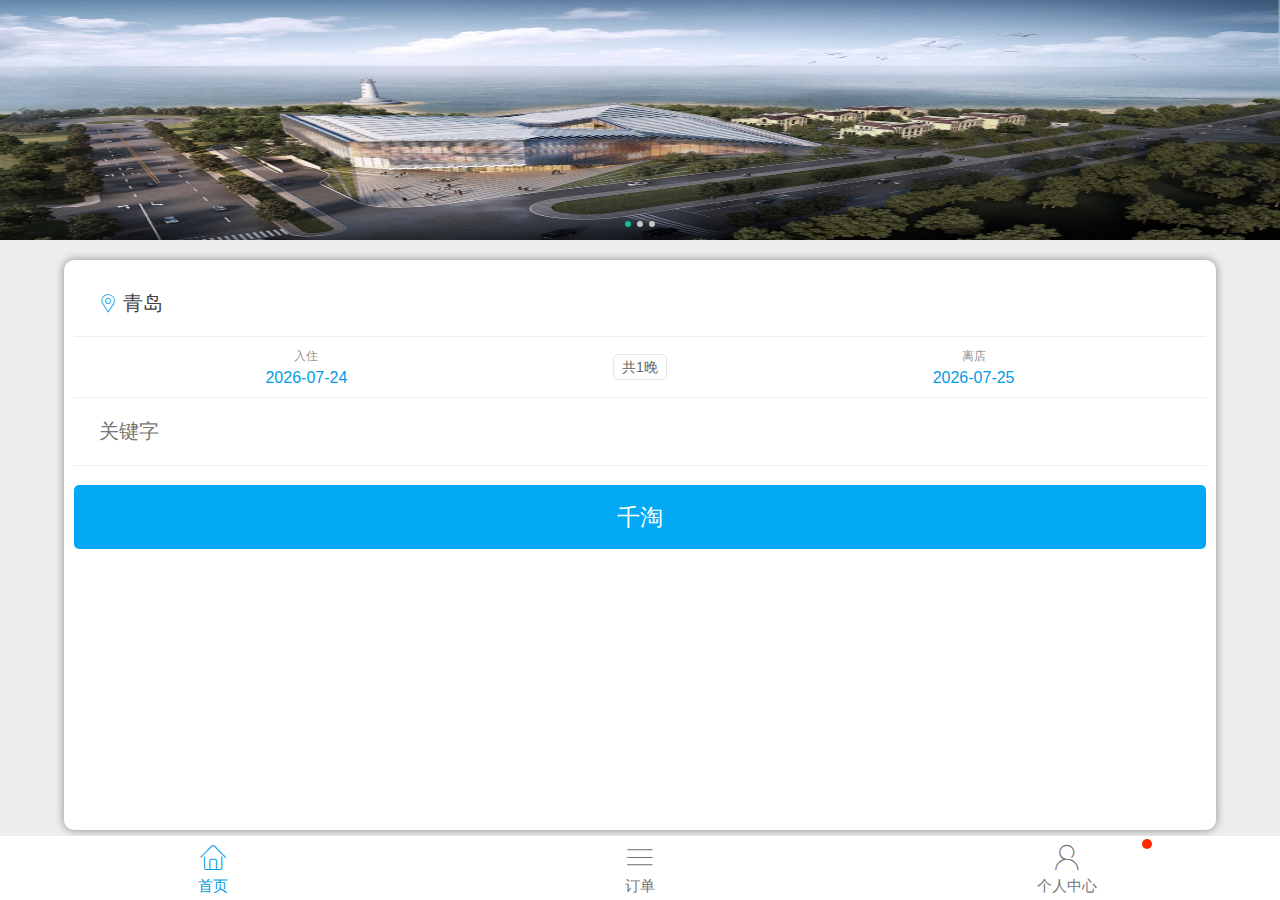
<file: index.html>
<!doctype html>
<html>
<head>
    <meta charset="UTF-8">
    <meta name="viewport" content="maximum-scale=1.0,minimum-scale=1.0,user-scalable=0,width=device-width,initial-scale=1.0"/>
    <meta name="format-detection" content="telephone=no,email=no,date=no,address=no">
    <title>酒店预订</title>
    <link rel="stylesheet" type="text/css" href="./css/api.css"/>
    <link rel="stylesheet" type="text/css" href="./css/style.css"/>
    <link rel="stylesheet" type="text/css" href="./lib/aui-20170109-v2.1/css/aui.css">
    <link rel="stylesheet" type="text/css" href="./lib/aui-20170109-v2.1/css/aui-slide.css">
    <link rel="stylesheet" type="text/css" href="./lib/date/css/calendar.css">
    <link rel="stylesheet" type="text/css" href="./lib/date/css/style.css">
    <style>
        body{
            background: #eee;
        }
       #wrap{
           background: #eee;
       }
        #formContent{
            width: 90%;
            padding: 10px 0;
            background: #fff;
            border-radius: 10px;
            box-shadow: 0px 0px 10px #888888;
            margin:20px auto 10px;
            }
        nav{
            position: relative;
            padding-bottom: 50px;
        }
        .h-list{

        }
        .h-item{
            list-style: none;
            padding: 0 10px;
        }
        .h-list-item-inner{
            padding: 5px 10px;
            border-bottom: 1px solid #eee;
        }
        .h-list-item-inner>div{
            display: inline-block;
        }
        .h-list-item-label-icon{

        }
        .h-list-item-input{

        }
        #checkinout input[type="text"]{
            height: auto;
        }
        .Date_lr{
            width: 40%;
        }
        #endDate,#startDate{
            width: 40%;
        }
        #checkinout{
            border: none;
            margin: 0;
        }
        .mask_calendar p{
            color: #fff;
        }
    </style>
</head>
<body>
<div id="wrap">
    <nav>
        <div id="aui-slide">
             <div class="aui-slide-wrap" >
                <div class="aui-slide-node bg-dark">
                    <img src="image/ht_1.1427146.jpg" />
                </div>
                <div class="aui-slide-node bg-dark">
                    <img src="image/ht_2.762f9cc.jpg" />
                </div>
                <div class="aui-slide-node bg-dark">
                    <img src="image/ht_3.6db7bb1.jpg" />
                </div>
            </div>
            <div class="aui-slide-page-wrap"><!--分页容器--></div>
        </div>
        <div id="formContent">
            <div class="aui-content aui-margin-b-15">
                <ul class="h-list" style="">
                    <li class="h-item">
                        <div class="h-list-item-inner" style="padding-left: 25px">
                            <div class="h-list-item-label-icon" style="color: #039be5">
                                <i class="aui-iconfont aui-icon-location"></i>
                            </div>
                            <div class="h-list-item-input">
                                <input type="text" placeholder="城市" readonly onclick="" id="cityInput" value="青岛">
                            </div>
                        </div>
                    </li>
                    <li class="h-item">
                        <div class="h-list-item-inner">
                            <div id="checkinout">
                                <div id="firstSelect" style="width:100%;">
                                    <div class="Date_lr" style="float:left;">
                                        <P>入住</p>
                                        <input id="startDate" type="text" value=""style="" readonly>
                                    </div>
                                    <div class="Date_lr" style="float:right;">
                                        <p>离店</p>
                                        <input id="endDate" type="text" value="" style="" readonly>
                                    </div>
                                    <span class="span21">共<span class="NumDate">1</span>晚</span>
                                </div>
                            </div>
                        </div>
                    </li>
                    <li class="h-item">
                        <div class="h-list-item-inner" style="padding-left: 25px">
                            <div class="h-list-item-input">
                                <input type="text" placeholder="关键字" onclick="" id="keyInput">
                            </div>
                        </div>
                    </li>
                    <li class="h-item">
                        <div class="aui-list-item-inner aui-list-item-center aui-list-item-btn aui-margin-t-15">
                            <div class="aui-btn aui-btn-info aui-btn-block">千淘</div>
                        
                        </div>
                    </li>
                </ul>
            </div>
        </div>
    </nav>
    <div class="mask_calendar">
        <div class="calendar"></div>
    </div>
   <footer class="aui-bar aui-bar-tab" id="footer">
    <div class="aui-bar-tab-item aui-active" tapmode>
        <i class="aui-iconfont aui-icon-home"></i>
        <div class="aui-bar-tab-label">首页</div>
    </div>
    <div class="aui-bar-tab-item" tapmode>
        <i class="aui-iconfont aui-icon-menu"></i>
        <div class="aui-bar-tab-label">订单</div>
    </div>
    <div class="aui-bar-tab-item" tapmode>
        <div class="aui-dot"></div>
        <i class="aui-iconfont aui-icon-my"></i>
        <div class="aui-bar-tab-label">个人中心</div>
    </div>
</footer>
</div>
</body>
</html>
<script type="text/javascript" src="script/api.js"></script>
<script type="text/javascript" src="lib/aui-20170109-v2.1/script/api.js"></script>
<script type="text/javascript" src="lib/aui-20170109-v2.1/script/aui-tab.js"></script>
<script type="text/javascript" src="lib/aui-20170109-v2.1/script/aui-slide.js"></script>
<script type="text/javascript" src="lib/date/js/jq.min.js"></script>
<script type="text/javascript" src="lib/date/js/date.js"></script>
<script type="text/javascript" src="lib/vue/vue.min.js"></script>
<script type="text/javascript" src="script/common.js"></script>
<script type="text/javascript">
    $(function(){
        var b=new Date();
        var ye=b.getFullYear();
        var mo=b.getMonth()+1;
        mo = mo<10?"0"+mo:mo;
        var da=b.getDate();
        da = da<10?"0"+da:da;
        $('#startDate').val(ye+'-'+mo+'-'+da);
        b=new Date(b.getTime()+24*3600*1000);
        var ye=b.getFullYear();
        var mo=b.getMonth()+1;
        mo = mo<10?"0"+mo:mo;
        var da=b.getDate();
        da = da<10?"0"+da:da;
        $('#endDate').val(ye+'-'+mo+'-'+da);
    });
    apiready = function () {
         
    };
    var slide3 = new auiSlide({
            container:document.getElementById("aui-slide"),
            "width":'100%',
            "height":240,
            "speed":500,
            "autoPlay": 3000, //自动播放
            "loop":true,
            "pageShow":true,
            "pageStyle":'dot',
            'dotPosition':'center'
    });
    $('#firstSelect').on('click',function () {
        $('.mask_calendar').show();
        // $('#keyInput').val($('.mask_calendar').height());
    });
    $('.mask_calendar').on('click',function (e) {
        if(e.target.className == "mask_calendar"){
            $('.calendar').slideUp(200);
            $('.mask_calendar').fadeOut(200);
        }
    });
    $('#firstSelect').calendarSwitch({
        selectors : {
            sections : ".calendar"
        },
        index : 4,      //展示的月份个数
        animateFunction : "slideToggle",        //动画效果
        controlDay:true,//知否控制在daysnumber天之内，这个数值的设置前提是总显示天数大于90天
        daysnumber : "90",     //控制天数
        comeColor : "#1E90FF",       //入住颜色
        outColor : "#1E90FF",      //离店颜色
        comeoutColor : "#F0F8FF",        //入住和离店之间的颜色
        callback :function(){//回调函数
            $('.mask_calendar').fadeOut(200);
            var startDate = $('#startDate').val();  //入住的天数
            var endDate = $('#endDate').val();      //离店的天数
            var NumDate = $('.NumDate').text();    //共多少晚
            // console.log(startDate);
            // console.log(endDate);
            // console.log(NumDate);
            //下面做ajax请求
            //show_loading();
            /*$.post("demo.php",{startDate:startDate, endDate:endDate, NumDate:NumDate},function(data){
                if(data.result==1){
                    //成功
                } else {
                    //失败
                }
            });*/
        }  ,
        comfireBtn:'.comfire'//确定按钮的class或者id
    });
    partCom();
    //根据屏幕宽度匹配字体大小
    function partCom() {
        var winH = $(window).height();
        $('#formContent').css('height', winH - 330);
    };
    var app = new Vue({
        el: '#wrap',
        data: {
            searchParams:{
                cityName:'',//城市名称
                checkinDate:'',//入住时间
                checkoutDate:'',//离店时间
                keywords:'',//关键词
                cityId:'',//城市id
                pageNum:1,//
                pageSize:10,//
                starLevels: "", // 星级，【数字格式字符串】，支持以逗号隔开多选查询
                regionIds: "", // 行政区id组，【格式见左】，支持以逗号隔开多选查询；数值来源于【行政区列表】id字段
                landmarkIds: "", // 商圈id组，【格式见左】，支持以逗号隔开多选查询；数值来源于【商圈列表】id字段
                brandIds: "", // 品牌id组，【格式见左】，支持以逗号隔开多选查询；数值来源于【品牌列表】id字段
                payClass: 2// 支付类别，【数字格式】，1现付2月结，（未来做现付酒店入口时【必传】）: "1,2,3", // 品牌id组，【格式见左】，支持以逗号隔开多选查询；数值来源于【品牌列表】id字段
            }
        },
        computed: {},
        beforeMount: function() {},
        mounted: function() {
            this.auiSlideModular()
        },
        created: function() {

        },
        watch: {},
        methods: {
            auiSlideModular:function () {
                var slide3 = new auiSlide({
                    container:document.getElementById("aui-slide"),
                    "width":'100%',
                    "height":240,
                    "speed":500,
                    "autoPlay": 3000, //自动播放
                    "loop":true,
                    "pageShow":true,
                    "pageStyle":'dot',
                    'dotPosition':'center'
                });
            }
        }
    });
</script>
</file>
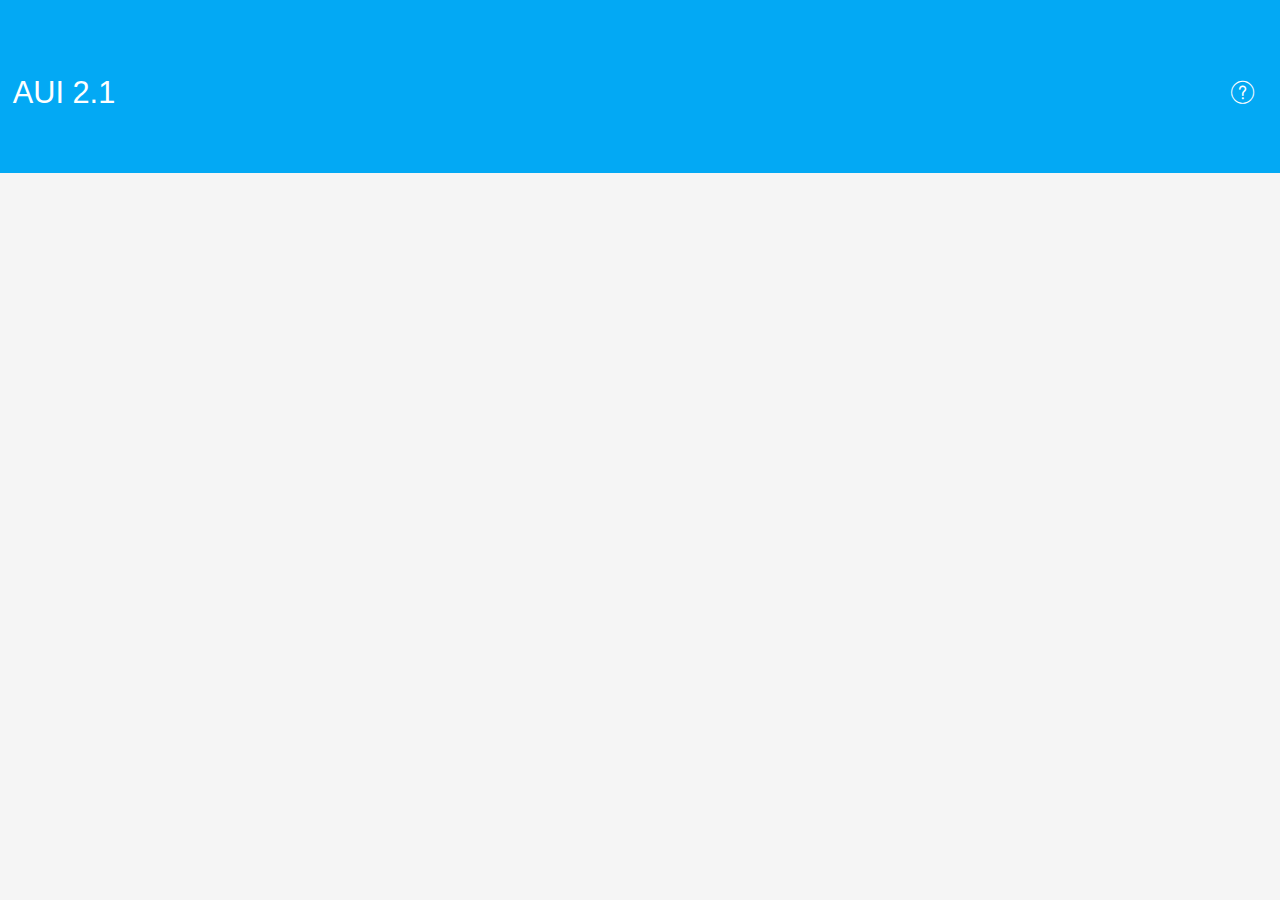
<file: lib/aui-20170109-v2.1/index.html>
<!doctype html>
<html>
<head>
    <meta charset="utf-8">
    <meta name="viewport" content="maximum-scale=1.0,minimum-scale=1.0,user-scalable=0,width=device-width,initial-scale=1.0"/>
    <meta name="format-detection" content="telephone=no,email=no,date=no,address=no">
    <link rel="stylesheet" type="text/css" href="./css/aui.css" />
    <style type="text/css">
        .header {
            padding: 2.5rem 0.5rem 2rem 0.5rem;
        }
    </style>
</head>
<body>
    <header class="aui-bar aui-bar-nav aui-text-left header" id="header">
        <h1>
            <a class="aui-btn aui-pull-right" tapmode onclick="openClub()">
                <i class="aui-iconfont aui-icon-question"></i>
            </a>
            AUI 2.1
        </h1>
    </header>
</body>
<script type="text/javascript" src="./script/api.js"></script>
<script type="text/javascript">
    apiready = function(){
        api.setStatusBarStyle({
            style: 'light'
        });
        api.parseTapmode();
        var header = $api.byId('header');
        var headerPos = $api.offset(header);
        var body_h = $api.offset($api.dom('body')).h;
        var header_h = $api.offset($api.byId('header')).h;
        api.openFrame({
            name: 'index_frm',
            url: './html/index_frm.html',
            bounces: true,
            rect: {
                x: 0,
                y: header_h,
                w: 'auto',
                h: 'auto'
            }
        })
    };
    function openClub(){
        var delay = 0;
        if(api.systemType != 'ios'){
            delay = 300;
        }
        api.openWin({
            name: 'club_win',
            url: './html/club_win.html',
            bounces:false,
            delay: delay,
            slidBackEnabled:true,
            vScrollBarEnabled:false,
            progress:{
                type:"page"
            }
        });
    }
    function closeWin(){
        api.closeWin({
        });
    }
</script>
</html>
</file>
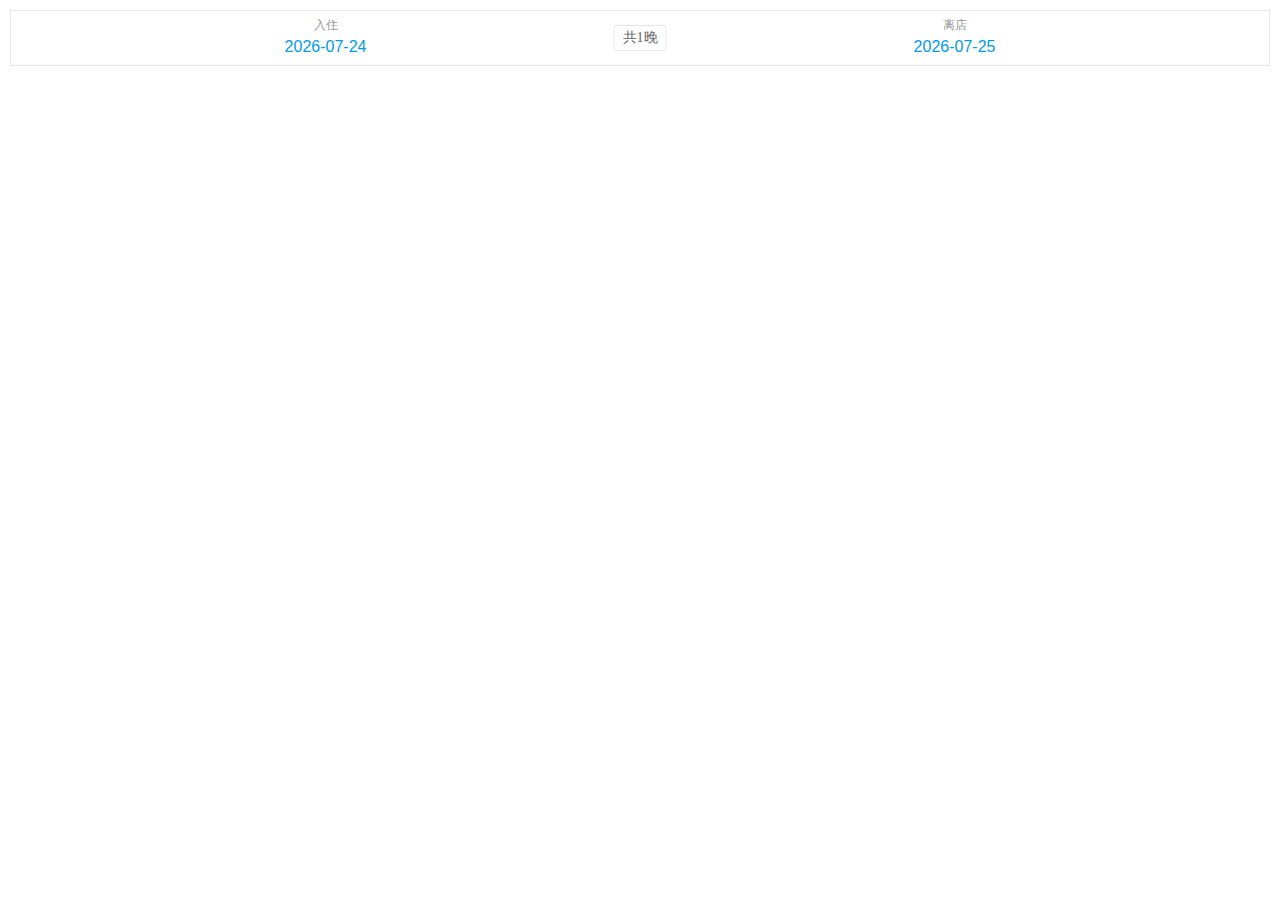
<file: lib/date/index.html>
<!DOCTYPE html>
<html lang="en">
<head>
	<meta charset="UTF-8" />
	<meta name="viewport" content="width=device-width, user-scalable=no, initial-scale=1.0, maximum-scale=1.0, minimum-scale=1.0">
	<title>手机移动端酒店宾馆选择入住离店时间日期jQuery插件特效代码</title>
	<meta name="keywords" content="手机移动端,酒店宾馆,选择入住离店,时间日期,jQuery插件,特效代码" />
	<meta name="description" content="手机移动端酒店宾馆选择入住离店时间日期jQuery插件特效代码下载。" /> 
	<meta name="author" content="js代码" />
	<meta name="copyright" content="js代码" />
	<!-- <script type="text/javascript" src="/static/js/protect.js"></script> -->
	<link rel="stylesheet" href="css/calendar.css" />
	<link rel="stylesheet" type="text/css" href="css/style.css">
</head>
<body>
	<!-- <div id="firstSelect">
		<input type="text" id="startDate" readonly />
		<input type="text" id="endDate" readonly/>
	</div> -->
	<div id="checkinout">
		<div id="firstSelect" style="width:100%;">
			<div class="Date_lr" style="float:left;">
				<P>入住</p>
					<input id="startDate" type="text" value=""style="" readonly>
				</div>
				<div class="Date_lr" style="float:right;">
					<p>离店</p>
					<input id="endDate" type="text" value="" style="" readonly>
				</div>
				<span class="span21">共<span class="NumDate">1</span>晚</span>
			</div>
		</div>
	<div class="mask_calendar">
		<div class="calendar"></div>
	</div>
	
	<script src="js/jq.min.js"></script>
	<script type="text/javascript" src="js/date.js"></script>
	<script>
		$(function(){
			$('#firstSelect').on('click',function () {
				$('.mask_calendar').show();
			});
			$('.mask_calendar').on('click',function (e) {
				if(e.target.className == "mask_calendar"){
					$('.calendar').slideUp(200);
	                $('.mask_calendar').fadeOut(200);
				}
			})
			$('#firstSelect').calendarSwitch({
				selectors : {
					sections : ".calendar"
				},
                index : 4,      //展示的月份个数
                animateFunction : "slideToggle",        //动画效果
                controlDay:true,//知否控制在daysnumber天之内，这个数值的设置前提是总显示天数大于90天
                daysnumber : "90",     //控制天数
                comeColor : "#2EB6A8",       //入住颜色
                outColor : "#2EB6A8",      //离店颜色
                comeoutColor : "#E0F4F2",        //入住和离店之间的颜色
                callback :function(){//回调函数
                	$('.mask_calendar').fadeOut(200);
                	var startDate = $('#startDate').val();  //入住的天数
	                var endDate = $('#endDate').val();      //离店的天数
	                var NumDate = $('.NumDate').text();    //共多少晚
	                console.log(startDate);
	                console.log(endDate);
	                console.log(NumDate);
	                //下面做ajax请求
	                //show_loading();
	                /*$.post("demo.php",{startDate:startDate, endDate:endDate, NumDate:NumDate},function(data){
	                    if(data.result==1){
	                        //成功
	                    } else {
	                        //失败
	                    }
	                });*/
                }  ,   
                comfireBtn:'.comfire'//确定按钮的class或者id
            });
			var b=new Date();
            var ye=b.getFullYear();
            var mo=b.getMonth()+1;
            mo = mo<10?"0"+mo:mo;
            var da=b.getDate();
            da = da<10?"0"+da:da;
            $('#startDate').val(ye+'-'+mo+'-'+da);
            b=new Date(b.getTime()+24*3600*1000);
            var ye=b.getFullYear();
            var mo=b.getMonth()+1;
            mo = mo<10?"0"+mo:mo;
            var da=b.getDate();
            da = da<10?"0"+da:da;
            $('#endDate').val(ye+'-'+mo+'-'+da);
        });
	</script>
</body>
</html>
</file>
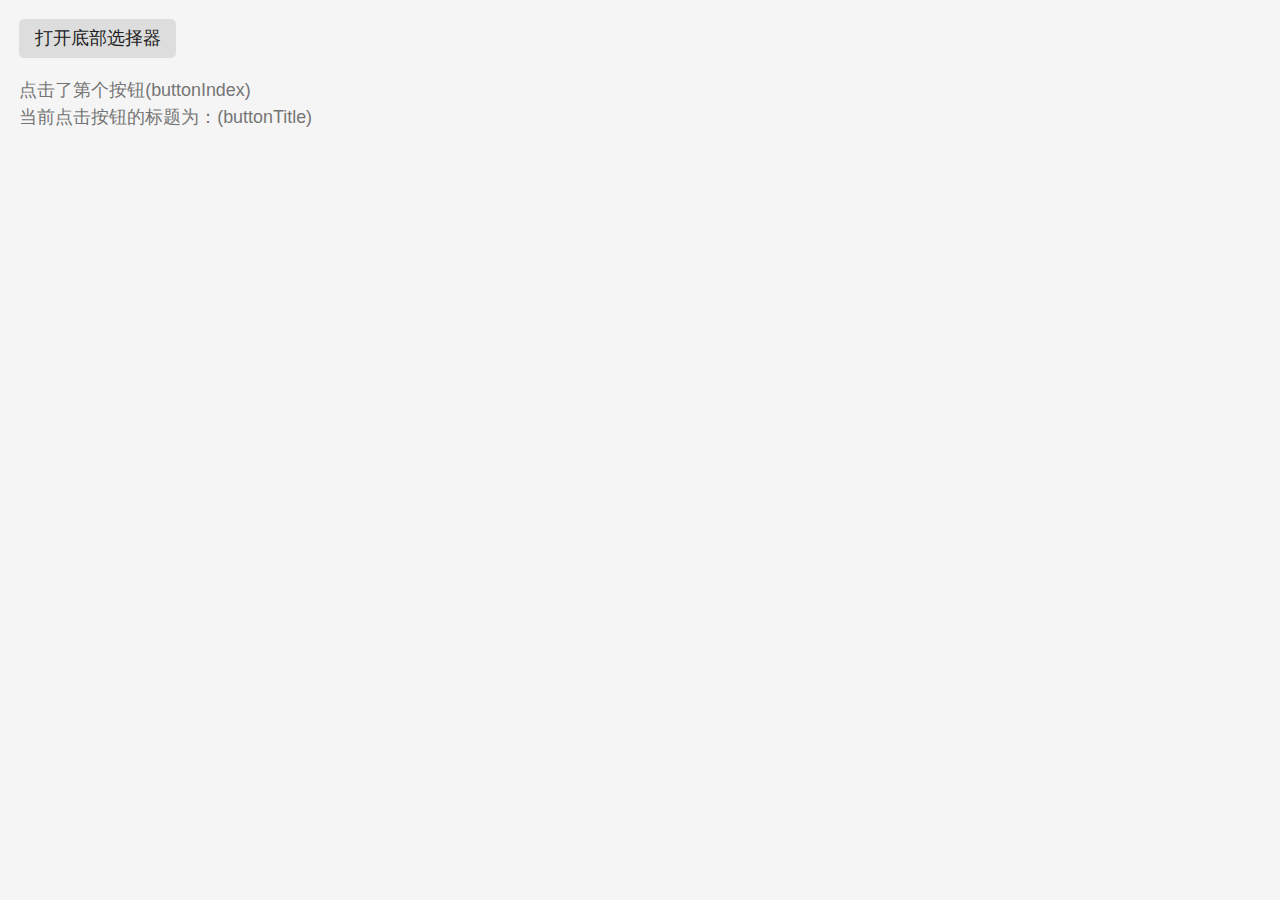
<file: lib/aui-20170109-v2.1/html/actionsheet_frm.html>
<!DOCTYPE HTML>
<html>
<head>
    <meta charset="utf-8">
    <meta name="viewport" content="maximum-scale=1.0,minimum-scale=1.0,user-scalable=0,width=device-width,initial-scale=1.0"/>
    <meta name="format-detection" content="telephone=no,email=no,date=no,address=no">
    <title>AUI快速完成布局</title>
    <link rel="stylesheet" type="text/css" href="../css/aui.css" />
</head>
<body>
    <section class="aui-content-padded">
        <div class="aui-btn" tapmode onclick="openActionsheet()">打开底部选择器</div>
    </section>
    <section class="aui-content-padded">
        <p>点击了第<strong class="aui-text-danger" id="button-index"></strong>个按钮(buttonIndex)</p>
        <p>当前点击按钮的标题为：<strong class="aui-text-info" id="button-title"></strong>(buttonTitle)</p>
    </section>
</body>
<script type="text/javascript" src="../script/api.js" ></script>
<script type="text/javascript" src="../script/aui-actionsheet.js" ></script>
<script type="text/javascript">
    apiready = function(){
        api.parseTapmode();
    }
    var actionsheet = new auiActionsheet();
    function openActionsheet(){
        actionsheet.init({
            frameBounces:true,//当前页面是否弹动，（主要针对安卓端）
            title:"这里是标题",
            cancelTitle:'这里取消按钮',
            destructiveTitle:'红色警告按钮',
            buttons:['拍照','图库选择']
        },function(ret){
            if(ret){
                document.getElementById("button-index").textContent = ret.buttonIndex;
                document.getElementById("button-title").textContent = ret.buttonTitle;
            }
        })
    }
</script>
</html>
</file>
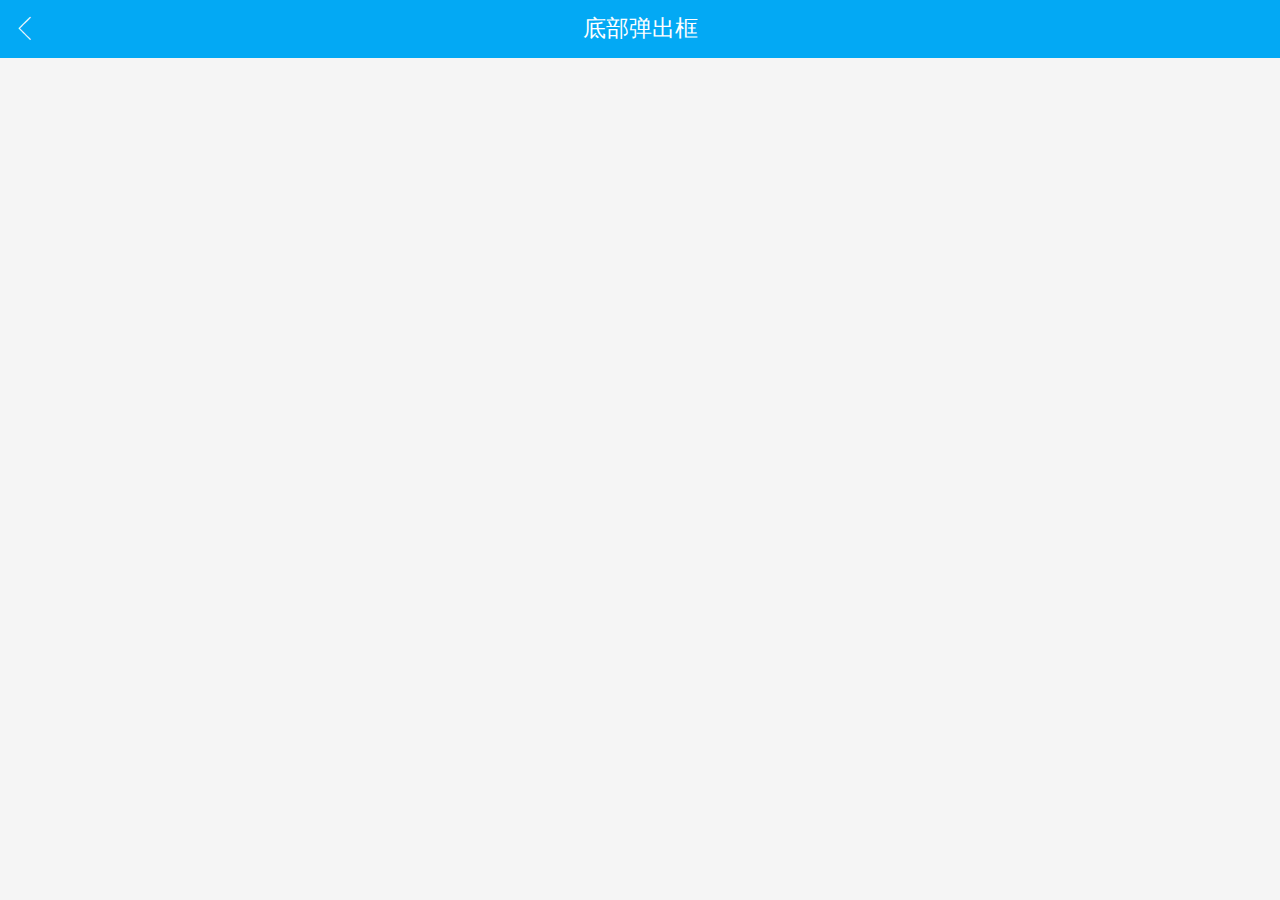
<file: lib/aui-20170109-v2.1/html/actionsheet_win.html>
<!doctype html>
<html>
<head>
    <meta charset="utf-8">
    <meta name="viewport" content="maximum-scale=1.0,minimum-scale=1.0,user-scalable=0,width=device-width,initial-scale=1.0"/>
    <meta name="format-detection" content="telephone=no,email=no,date=no,address=no">
    <link rel="stylesheet" type="text/css" href="../css/aui.css" />
</head>
<body>
    <header class="aui-bar aui-bar-nav" id="aui-header">
        <a class="aui-btn aui-pull-left" tapmode onclick="closeWin()">
            <span class="aui-iconfont aui-icon-left"></span>
        </a>
        <div class="aui-title">底部弹出框</div>
    </header>
</body>
<script type="text/javascript" src="../script/api.js"></script>
<script type="text/javascript">
    apiready = function(){
        api.parseTapmode();
        var header = $api.byId('aui-header');
        $api.fixStatusBar(header);
        var headerPos = $api.offset(header);
        var body_h = $api.offset($api.dom('body')).h;
        api.openFrame({
            name: 'actionsheet_frm',
            url: 'actionsheet_frm.html',
            bounces: true,
            rect: {
                x: 0,
                y: headerPos.h,
                w: 'auto',
                h: 'auto'
            }
        })


    };
    function closeWin(){
        api.closeWin({
        });
    }
</script>
</html>
</file>
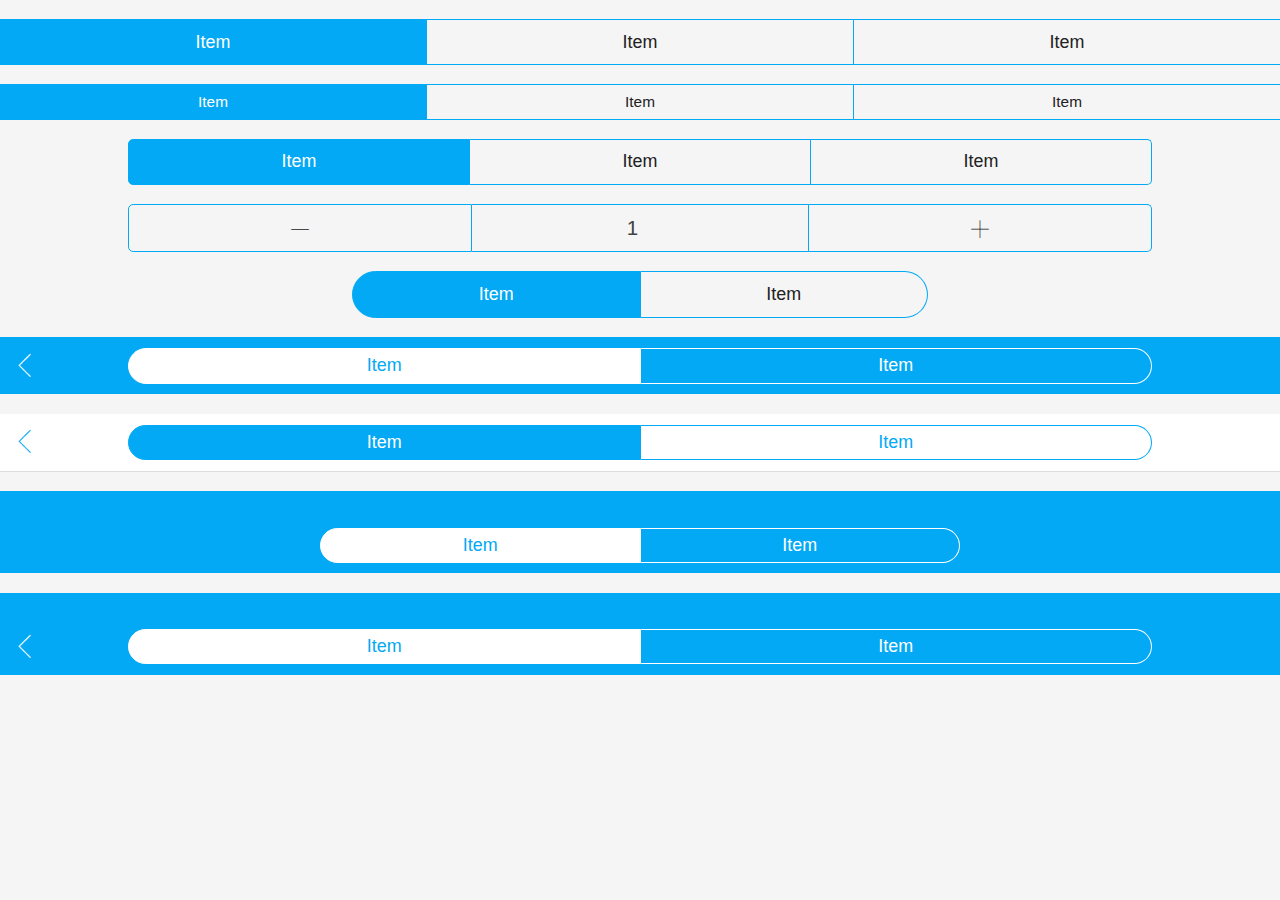
<file: lib/aui-20170109-v2.1/html/btn_bar_frm.html>
<!DOCTYPE HTML>
<html>
<head>
    <meta charset="utf-8">
    <meta name="viewport" content="maximum-scale=1.0,minimum-scale=1.0,user-scalable=0,width=device-width,initial-scale=1.0"/>
    <meta name="format-detection" content="telephone=no,email=no,date=no,aItemress=no">
    <title>AUI快速完成布局</title>
    <link rel="stylesheet" type="text/css" href="../css/aui.css" />
    <style type="text/css">
        .aui-bar {
            margin-top: 0.75rem;
        }
        #demo .aui-bar-btn-item.aui-active {
            background-color: transparent;
            color: #212121;
        }
    </style>
</head>
<body>
    <div class="aui-bar aui-bar-btn aui-bar-btn-full">
        <div class="aui-bar-btn-item aui-active">Item</div>
        <div class="aui-bar-btn-item">Item</div>
        <div class="aui-bar-btn-item">Item</div>
    </div>
    <div class="aui-bar aui-bar-btn aui-bar-btn-sm aui-bar-btn-full">
        <div class="aui-bar-btn-item aui-active">Item</div>
        <div class="aui-bar-btn-item">Item</div>
        <div class="aui-bar-btn-item">Item</div>
    </div>
    <div class="aui-bar aui-bar-btn" style="width:80%;">
        <div class="aui-bar-btn-item aui-active">Item</div>
        <div class="aui-bar-btn-item">Item</div>
        <div class="aui-bar-btn-item">Item</div>
    </div>
    <div class="aui-bar aui-bar-btn" style="width:80%;" type="count" id="demo">
        <div class="aui-bar-btn-item aui-font-size-20">
            <i class="aui-iconfont aui-icon-minus"></i>
        </div>
        <div class="aui-bar-btn-item">
            <input type="number" class="aui-input aui-text-center" id="count" value="1">
        </div>
        <div class="aui-bar-btn-item aui-font-size-20">
            <i class="aui-iconfont aui-icon-plus"></i>
        </div>
    </div>
    <div class="aui-bar aui-bar-btn aui-bar-btn-round" style="width:45%;">
        <div class="aui-bar-btn-item aui-active">Item</div>
        <div class="aui-bar-btn-item">Item</div>
    </div>
    <header class="aui-bar aui-bar-nav aui-margin-b-15">
        <a class="aui-pull-left aui-btn">
            <span class="aui-iconfont aui-icon-left"></span>
        </a>
        <div class="aui-title">
            <div class="aui-bar aui-bar-btn aui-bar-btn-round">
                <div class="aui-bar-btn-item aui-active">Item</div>
                <div class="aui-bar-btn-item">Item</div>
            </div>
        </div>
    </header>
    <header class="aui-bar aui-bar-nav aui-bar-light">
        <a class="aui-pull-left aui-btn">
            <span class="aui-iconfont aui-icon-left"></span>
        </a>
        <div class="aui-title">
            <div class="aui-bar aui-bar-btn aui-bar-btn-round">
                <div class="aui-bar-btn-item aui-active">Item</div>
                <div class="aui-bar-btn-item">Item</div>
            </div>
        </div>
    </header>
    <header class="aui-bar aui-bar-nav" style="padding-top:25px;">
        <div class="aui-bar aui-bar-btn aui-bar-btn-round">
            <div class="aui-bar-btn-item aui-active">Item</div>
            <div class="aui-bar-btn-item">Item</div>
        </div>
    </header>
    <header class="aui-bar aui-bar-nav" style="padding-top:25px;">
        <a class="aui-pull-left">
            <span class="aui-iconfont aui-icon-left"></span>
        </a>
        <div class="aui-title">
            <div class="aui-bar aui-bar-btn aui-bar-btn-round">
                <div class="aui-bar-btn-item aui-active">Item</div>
                <div class="aui-bar-btn-item">Item</div>
            </div>
        </div>
    </header>
</body>
<script type="text/javascript" src="../script/api.js" ></script>
<script type="text/javascript" src="../script/aui-tab.js" ></script>
<script type="text/javascript">
    apiready = function(){
        api.parseTapmode();
    }
    var bar = document.querySelectorAll(".aui-bar-btn");
    if(bar){
        for(var i=0; i<bar.length;i++){
            var d = bar[i];
            var tab = new auiTab({
                element:bar[i],
                repeatClick:true
            },function(ret){
                if(ret.dom.parentNode.getAttribute("type") && ret.dom.parentNode.getAttribute("type")=="count"){
                    var count = parseInt(document.getElementById("count").value);
                    if(ret.index==2)return;
                    if(ret.index==1){
                        document.getElementById("count").value = count-1;
                    }
                    if(ret.index==3){
                        document.getElementById("count").value = count+1;
                    }
                }
            });

        }
    }
</script>
</html>
</file>
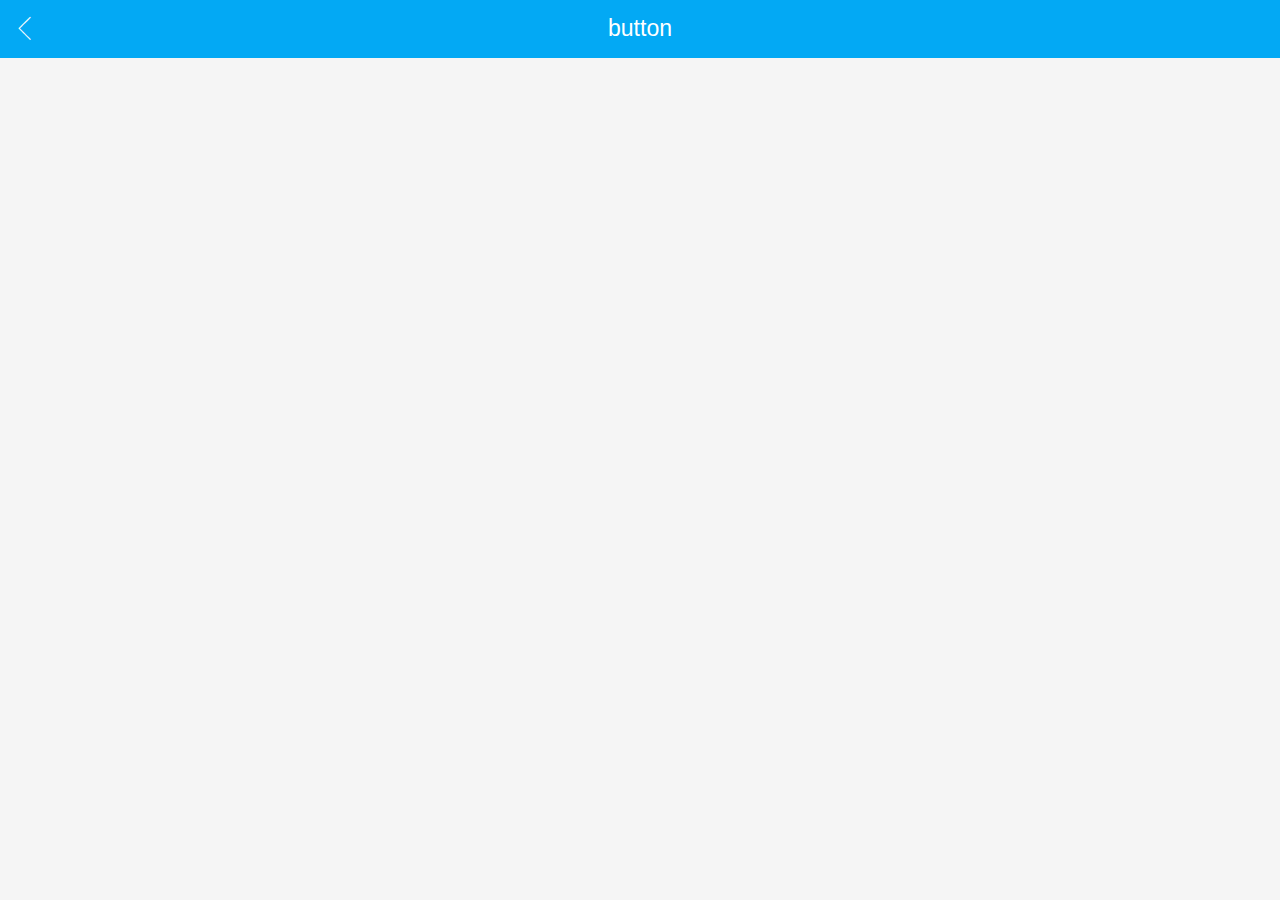
<file: lib/aui-20170109-v2.1/html/btn_bar_win.html>
<!doctype html>
<html>
<head>
    <meta charset="utf-8">
    <meta name="viewport" content="maximum-scale=1.0,minimum-scale=1.0,user-scalable=0,width=device-width,initial-scale=1.0"/>
    <meta name="format-detection" content="telephone=no,email=no,date=no,address=no">
    <link rel="stylesheet" type="text/css" href="../css/aui.css" />
</head>
<body>
    <header class="aui-bar aui-bar-nav" id="aui-header">
        <a class="aui-btn aui-pull-left" tapmode onclick="closeWin()">
            <span class="aui-iconfont aui-icon-left"></span>
        </a>
        <div class="aui-title">button</div>
    </header>
</body>
<script type="text/javascript" src="../script/api.js"></script>
<script type="text/javascript">
    apiready = function(){
        api.parseTapmode();
        var header = $api.byId('aui-header');
        $api.fixStatusBar(header);
        var headerPos = $api.offset(header);
        var body_h = $api.offset($api.dom('body')).h;
        api.openFrame({
            name: 'btn_bar_frm',
            url: 'btn_bar_frm.html',
            bounces: true,
            rect: {
                x: 0,
                y: headerPos.h,
                w: 'auto',
                h: 'auto'
            }
        })


    };
    function closeWin(){
        api.closeWin({
        });
    }
</script>
</html>
</file>
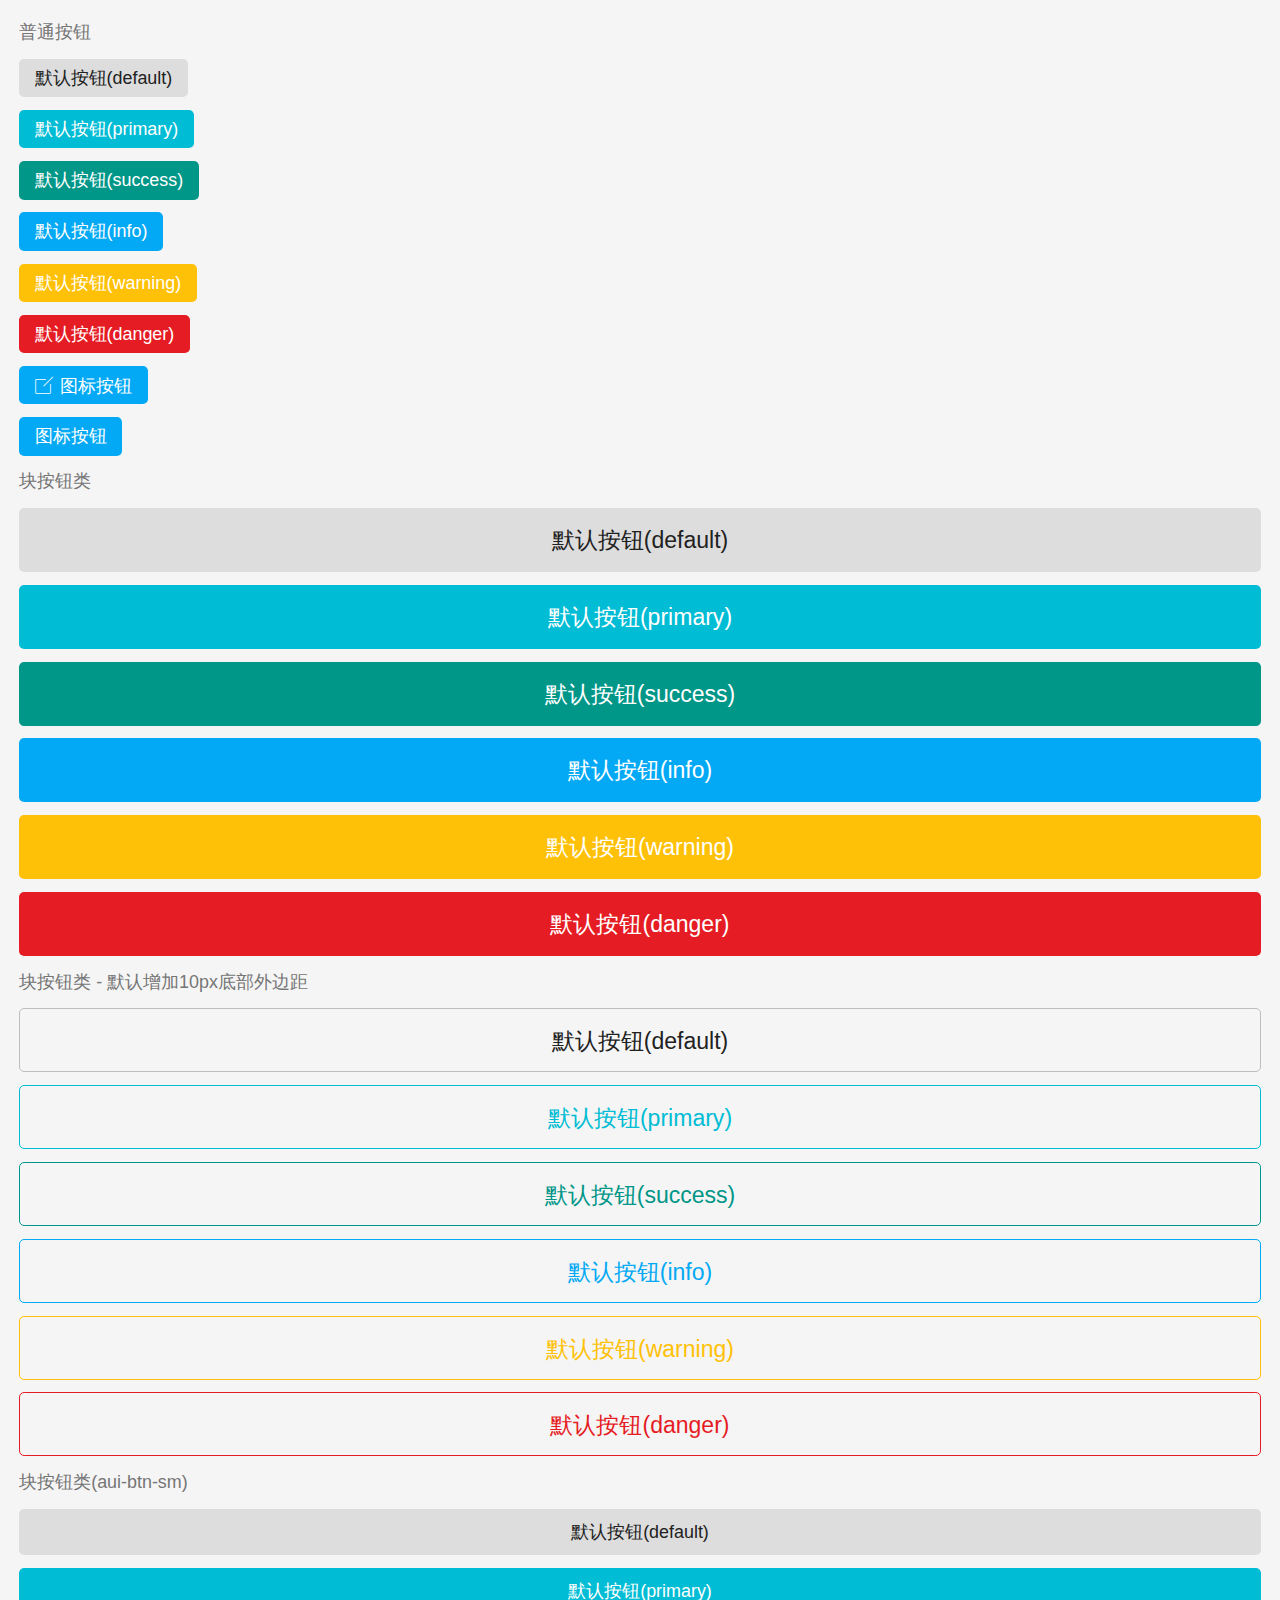
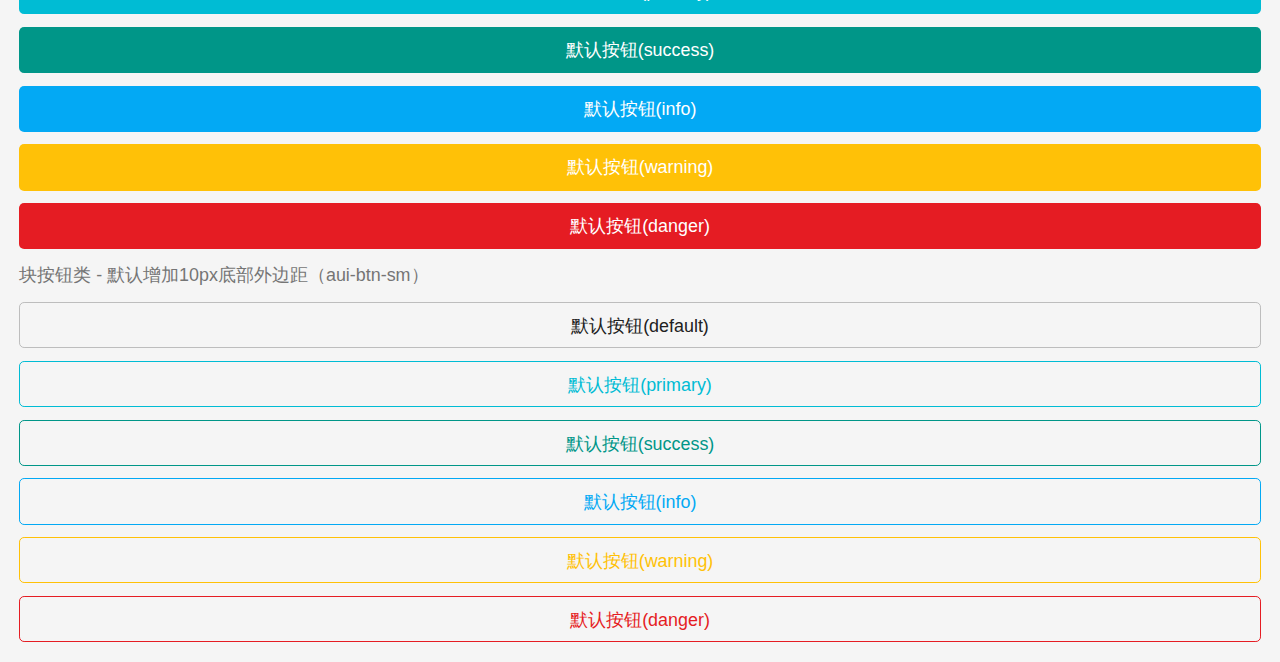
<file: lib/aui-20170109-v2.1/html/button_frm.html>
<!DOCTYPE HTML>
<html>
<head>
    <meta charset="utf-8">
    <meta name="viewport" content="maximum-scale=1.0,minimum-scale=1.0,user-scalable=0,width=device-width,initial-scale=1.0"/>
    <meta name="format-detection" content="telephone=no,email=no,date=no,address=no">
    <title>AUI快速完成布局</title>
    <link rel="stylesheet" type="text/css" href="../css/aui.css" />
    <style type="text/css">
        p {
            margin-bottom: 0.5rem;
        }
    </style>
</head>
<body>
    <div class="aui-content-padded">
        <p>普通按钮</p>
        <p><div class="aui-btn">默认按钮(default)</div></p>
        <p><div class="aui-btn aui-btn-primary">默认按钮(primary)</div></p>
        <p><div class="aui-btn aui-btn-success">默认按钮(success)</div></p>
        <p><div class="aui-btn aui-btn-info">默认按钮(info)</div></p>
        <p><div class="aui-btn aui-btn-warning">默认按钮(warning)</div></p>
        <p><div class="aui-btn aui-btn-danger">默认按钮(danger)</div></p>

        <p><div class="aui-btn aui-btn-info"><span class="aui-iconfont aui-icon-edit"></span>图标按钮</div></p>
        <p><div class="aui-btn aui-btn-info">图标按钮</div></p>
        <p>块按钮类</p>
        <p><div class="aui-btn aui-btn-block">默认按钮(default)</div></p>
        <p><div class="aui-btn aui-btn-primary aui-btn-block">默认按钮(primary)</div></p>
        <p><div class="aui-btn aui-btn-success aui-btn-block">默认按钮(success)</div></p>
        <p><div class="aui-btn aui-btn-info aui-btn-block">默认按钮(info)</div></p>
        <p><div class="aui-btn aui-btn-warning aui-btn-block">默认按钮(warning)</div></p>
        <p><div class="aui-btn aui-btn-danger aui-btn-block">默认按钮(danger)</div></p>

        <p>块按钮类 - 默认增加10px底部外边距</p>
        <p><div class="aui-btn aui-btn-block aui-btn-outlined">默认按钮(default)</div></p>
        <p><div class="aui-btn aui-btn-primary aui-btn-block aui-btn-outlined">默认按钮(primary)</div></p>
        <p><div class="aui-btn aui-btn-success aui-btn-block aui-btn-outlined">默认按钮(success)</div></p>
        <p><div class="aui-btn aui-btn-info aui-btn-block aui-btn-outlined">默认按钮(info)</div></p>
        <p><div class="aui-btn aui-btn-warning aui-btn-block aui-btn-outlined">默认按钮(warning)</div></p>
        <p><div class="aui-btn aui-btn-danger aui-btn-block aui-btn-outlined">默认按钮(danger)</div></p>
        <p>块按钮类(aui-btn-sm)</p>
        <p><div class="aui-btn aui-btn-block aui-btn-sm">默认按钮(default)</div></p>
        <p><div class="aui-btn aui-btn-primary aui-btn-block aui-btn-sm">默认按钮(primary)</div></p>
        <p><div class="aui-btn aui-btn-success aui-btn-block aui-btn-sm">默认按钮(success)</div></p>
        <p><div class="aui-btn aui-btn-info aui-btn-block aui-btn-sm">默认按钮(info)</div></p>
        <p><div class="aui-btn aui-btn-warning aui-btn-block aui-btn-sm">默认按钮(warning)</div></p>
        <p><div class="aui-btn aui-btn-danger aui-btn-block aui-btn-sm">默认按钮(danger)</div></p>
        <p>块按钮类 - 默认增加10px底部外边距（aui-btn-sm）</p>
        <p><div class="aui-btn aui-btn-block aui-btn-outlined aui-btn-sm">默认按钮(default)</div></p>
        <p><div class="aui-btn aui-btn-primary aui-btn-block aui-btn-outlined aui-btn-sm">默认按钮(primary)</div></p>
        <p><div class="aui-btn aui-btn-success aui-btn-block aui-btn-outlined aui-btn-sm">默认按钮(success)</div></p>
        <p><div class="aui-btn aui-btn-info aui-btn-block aui-btn-outlined aui-btn-sm">默认按钮(info)</div></p>
        <p><div class="aui-btn aui-btn-warning aui-btn-block aui-btn-outlined aui-btn-sm">默认按钮(warning)</div></p>
        <p><div class="aui-btn aui-btn-danger aui-btn-block aui-btn-outlined aui-btn-sm">默认按钮(danger)</div></p>
    </div>
</body>
<script type="text/javascript" src="../script/api.js" ></script>
<script type="text/javascript">
    apiready = function () {
    }
</script>
</html>
</file>
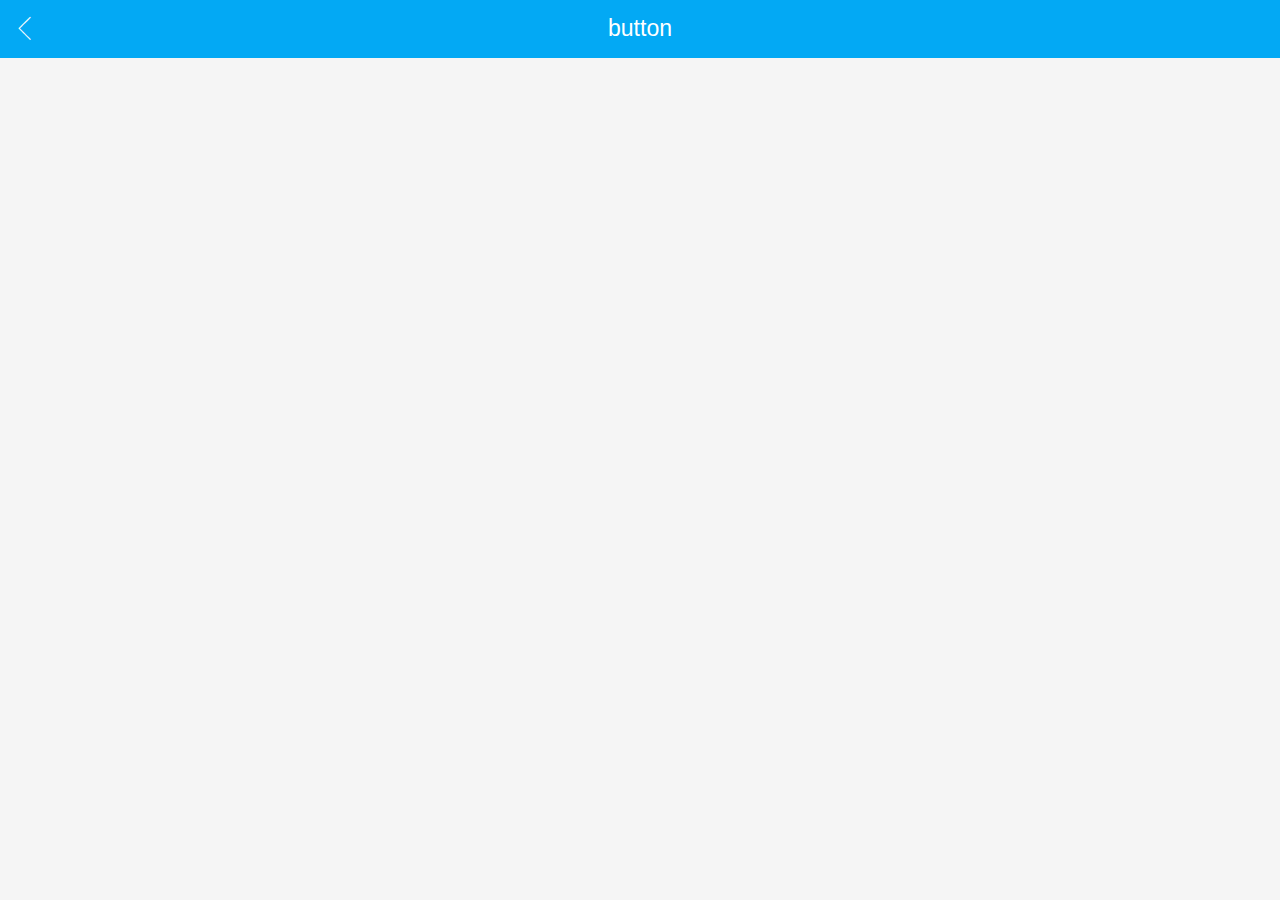
<file: lib/aui-20170109-v2.1/html/button_win.html>
<!doctype html>
<html>
<head>
    <meta charset="utf-8">
    <meta name="viewport" content="maximum-scale=1.0,minimum-scale=1.0,user-scalable=0,width=device-width,initial-scale=1.0"/>
    <meta name="format-detection" content="telephone=no,email=no,date=no,address=no">
    <link rel="stylesheet" type="text/css" href="../css/aui.css" />
</head>
<body>
    <header class="aui-bar aui-bar-nav" id="aui-header">
        <a class="aui-btn aui-pull-left" tapmode onclick="closeWin()">
            <span class="aui-iconfont aui-icon-left"></span>
        </a>
        <div class="aui-title">button</div>
    </header>
</body>
<script type="text/javascript" src="../script/api.js"></script>
<script type="text/javascript">
    apiready = function(){
        api.parseTapmode();
        var header = $api.byId('aui-header');
        $api.fixStatusBar(header);
        var headerPos = $api.offset(header);
        var body_h = $api.offset($api.dom('body')).h;
        api.openFrame({
            name: 'button_frm',
            url: 'button_frm.html',
            bounces: true,
            rect: {
                x: 0,
                y: headerPos.h,
                w: 'auto',
                h: 'auto'
            }
        })


    };
    function closeWin(){
        api.closeWin({
        });
    }
</script>
</html>
</file>
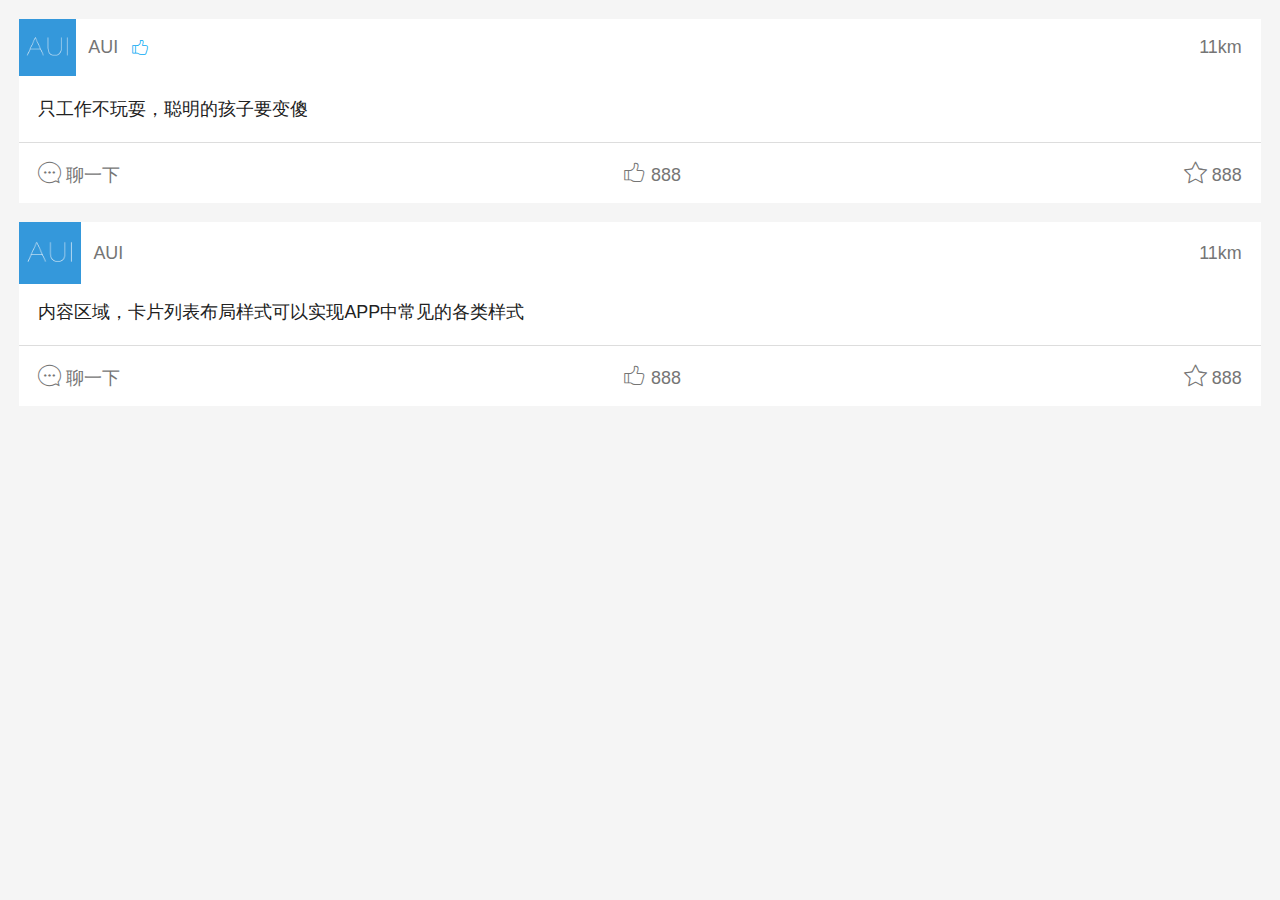
<file: lib/aui-20170109-v2.1/html/card_demo_list_frm.html>
<!DOCTYPE HTML>
<html>
<head>
    <meta charset="utf-8">
    <meta name="viewport" content="maximum-scale=1.0,minimum-scale=1.0,user-scalable=0,width=device-width,initial-scale=1.0"/>
    <meta name="format-detection" content="telephone=no,email=no,date=no,aItemress=no">
    <title>AUI快速完成布局</title>
    <link rel="stylesheet" type="text/css" href="../css/aui.css" />
    <style type="text/css">
        .userinfo-header {
            position: absolute;
            left: 0;
            top: 0;
            width: 100%;
            overflow: hidden;
            padding-right: 0.75rem;
            z-index: 1;
        }
        .userinfo-header .aui-info {
            padding: 0;
        }
        .userinfo-header + .aui-card-list-content-padded {
            padding: 0.75rem;
            padding-top: 3rem;
        }
    </style>
</head>
<body>
    <section class="aui-content-padded">
        <div class="aui-card-list">
            <div class="aui-card-list-content">

            </div>
            <div class="userinfo-header">
                <div class="aui-info">
                    <div class="aui-info-item">
                        <img src="../image/demo2.png" style="width:2.2rem"/>
                        <span class="aui-margin-l-10 aui-margin-r-10">AUI</span>
                        <i class="aui-iconfont aui-icon-laud aui-text-info "></i>
                    </div>
                    <div class="aui-info-item">11km</div>
                </div>
            </div>
            <div class="aui-card-list-content-padded">
                只工作不玩耍，聪明的孩子要变傻
            </div>
            <div class="aui-card-list-footer aui-border-t">
                <div><i class="aui-iconfont aui-icon-note"></i> 聊一下</div>
                <div><i class="aui-iconfont aui-icon-laud"></i> 888</div>
                <div><i class="aui-iconfont aui-icon-star"></i> 888</div>
            </div>
        </div>
        <div class="aui-card-list">
            <div class="userinfo-header">
                <div class="aui-info">
                    <div class="aui-info-item">
                        <img src="../image/demo2.png" style="width:2.4rem"/>
                        <span class="aui-margin-l-10">AUI</span>
                    </div>
                    <div class="aui-info-item">11km</div>
                </div>
            </div>
            <div class="aui-card-list-content-padded">
                内容区域，卡片列表布局样式可以实现APP中常见的各类样式
            </div>
            <div class="aui-card-list-footer aui-border-t">
                <div><i class="aui-iconfont aui-icon-note"></i> 聊一下</div>
                <div><i class="aui-iconfont aui-icon-laud"></i> 888</div>
                <div><i class="aui-iconfont aui-icon-star"></i> 888</div>
            </div>
        </div>
    </section>

</body>
<script type="text/javascript" src="../script/api.js" ></script>
<script type="text/javascript">
    apiready = function(){
        api.parseTapmode();
    }

</script>
</html>
</file>
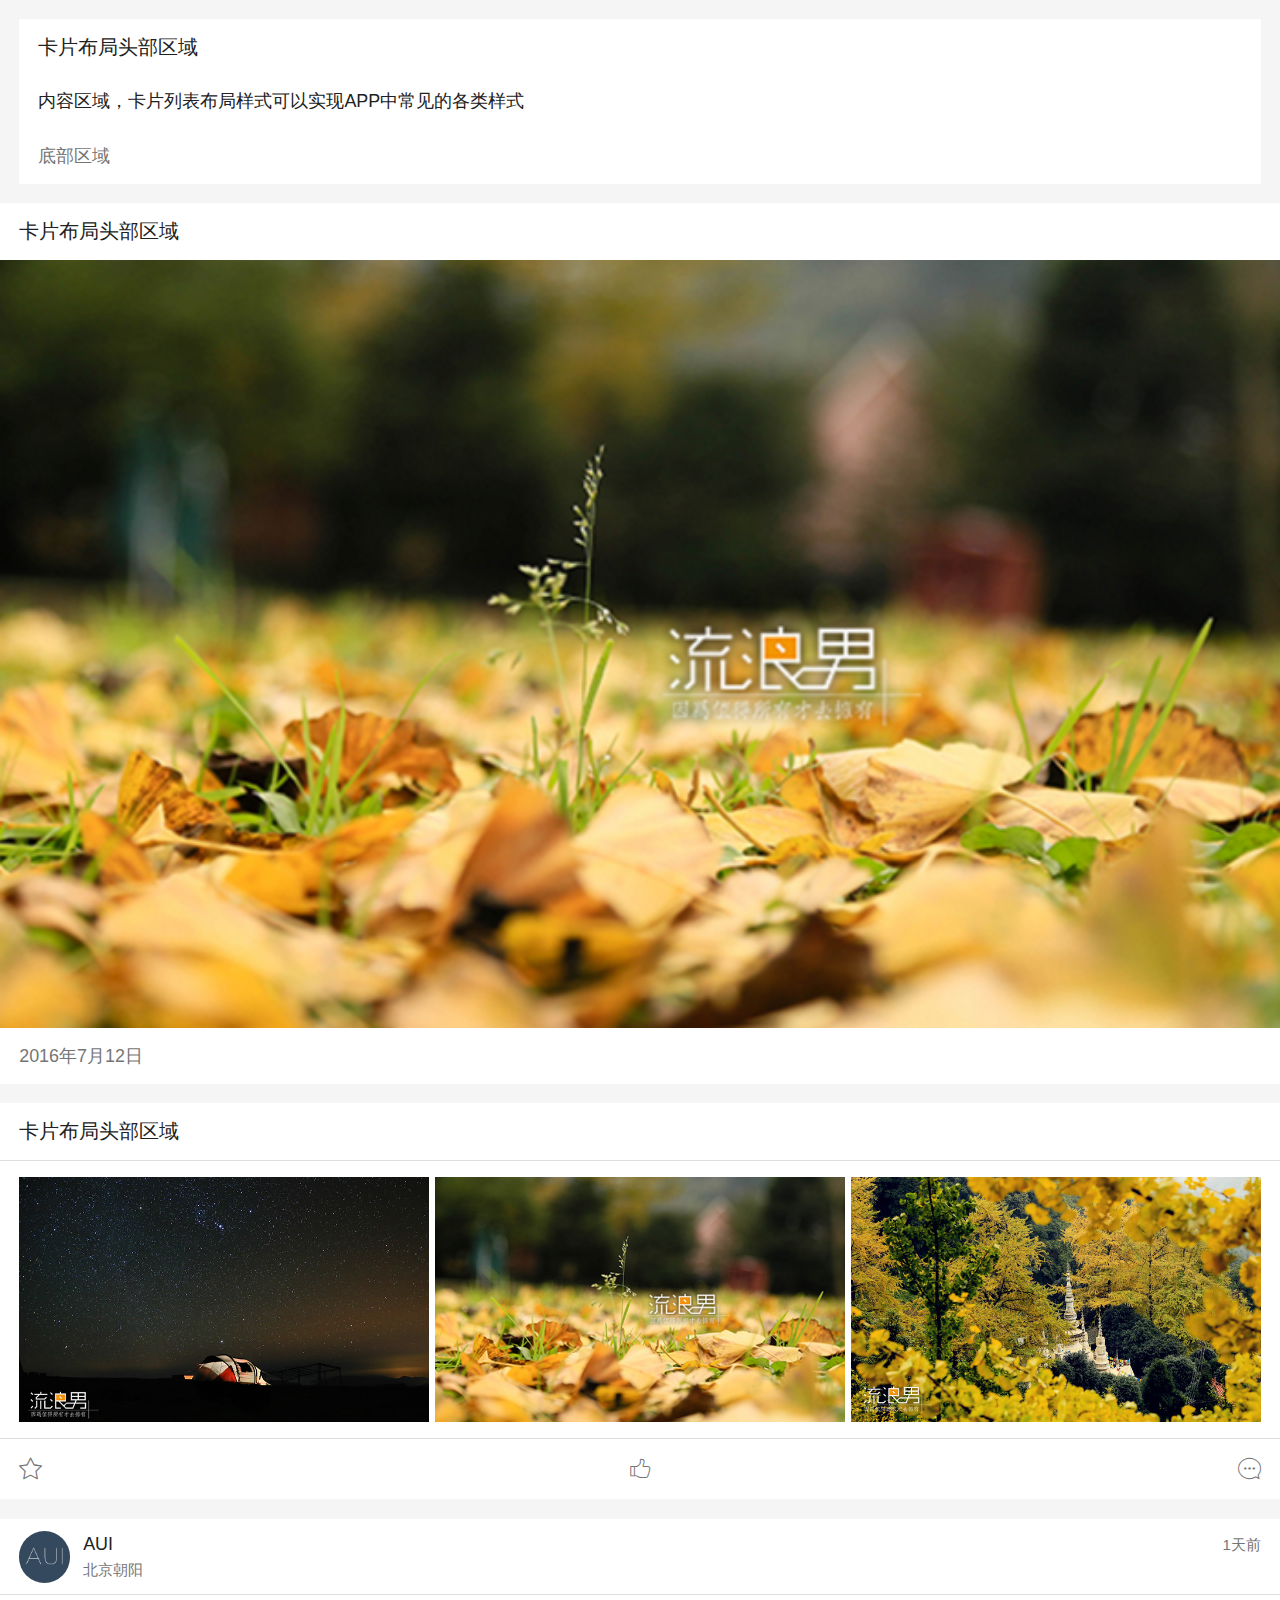
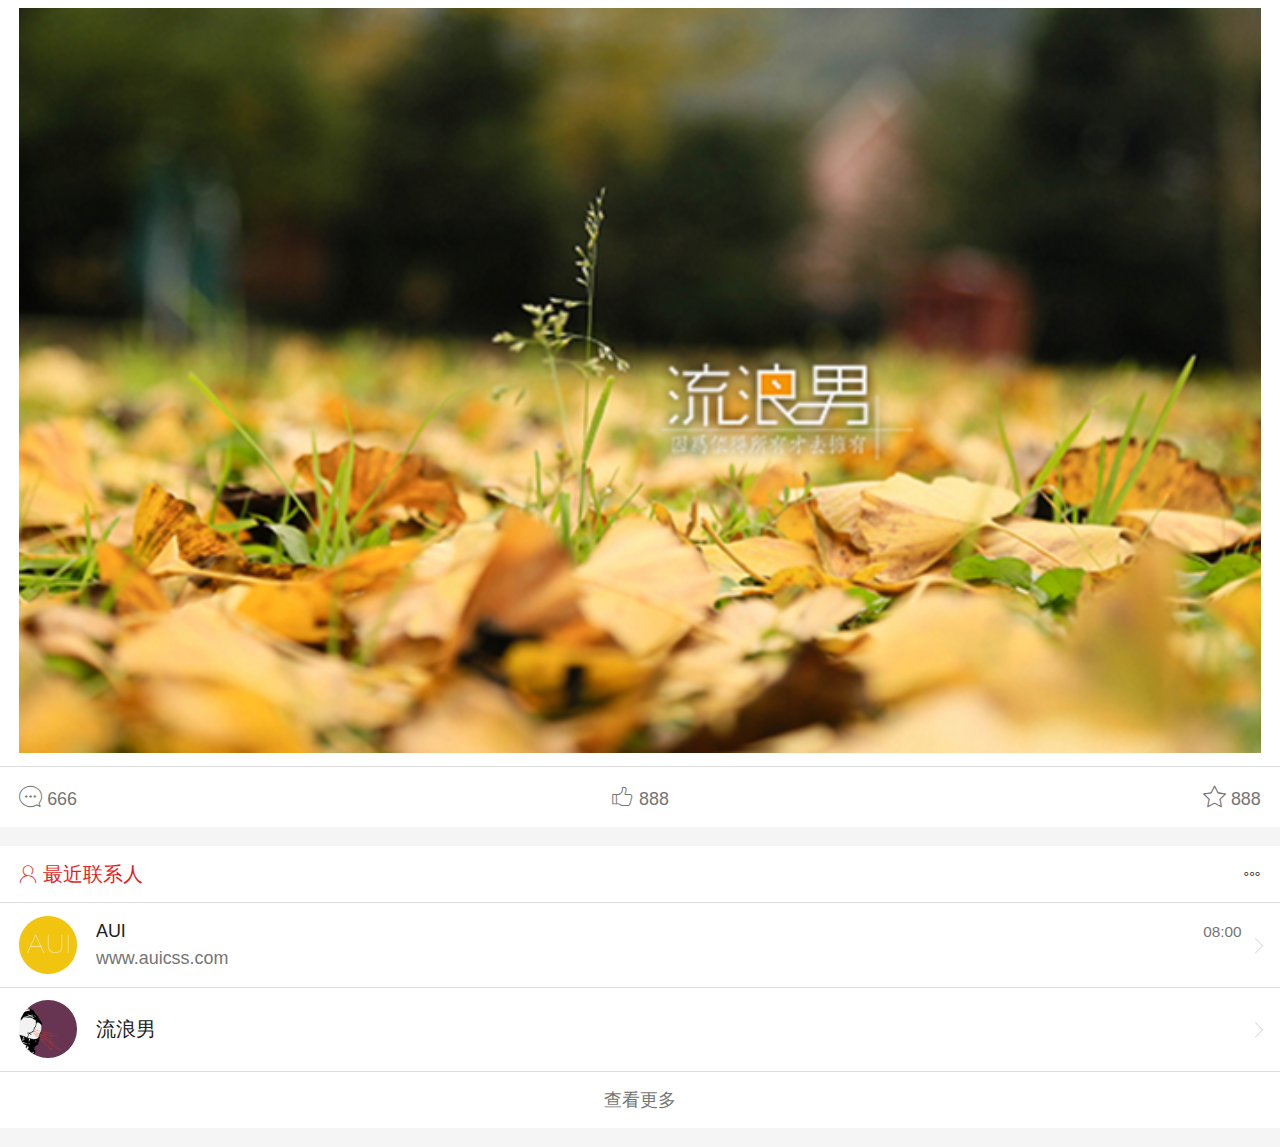
<file: lib/aui-20170109-v2.1/html/card_list_frm.html>
<!DOCTYPE HTML>
<html>
<head>
    <meta charset="utf-8">
    <meta name="viewport" content="maximum-scale=1.0,minimum-scale=1.0,user-scalable=0,width=device-width,initial-scale=1.0"/>
    <meta name="format-detection" content="telephone=no,email=no,date=no,aItemress=no">
    <title>AUI快速完成布局</title>
    <link rel="stylesheet" type="text/css" href="../css/aui.css" />
</head>
<body>
    <section class="aui-content-padded">
        <div class="aui-card-list">
            <div class="aui-card-list-header">
                卡片布局头部区域
            </div>
            <div class="aui-card-list-content-padded">
                内容区域，卡片列表布局样式可以实现APP中常见的各类样式
            </div>
            <div class="aui-card-list-footer">
                底部区域
            </div>
        </div>
    </section>
    <section class="aui-content">
        <div class="aui-card-list">
            <div class="aui-card-list-header">
                卡片布局头部区域
            </div>
            <div class="aui-card-list-content">
                <img src="../image/l2.png" />
            </div>
            <div class="aui-card-list-footer">
                2016年7月12日
            </div>
        </div>
        <div class="aui-card-list">
            <div class="aui-card-list-header">
                卡片布局头部区域
            </div>
            <div class="aui-card-list-content-padded aui-border-b aui-border-t">
                <div class="aui-row aui-row-padded">
                    <div class="aui-col-xs-4">
                        <img src="../image/l1.png" />
                    </div>
                    <div class="aui-col-xs-4">
                        <img src="../image/l2.png" />
                    </div>
                    <div class="aui-col-xs-4">
                        <img src="../image/l3.png" />
                    </div>
                </div>
            </div>
            <div class="aui-card-list-footer">
                <div><i class="aui-iconfont aui-icon-star"></i></div>
                <div><i class="aui-iconfont aui-icon-laud"></i></div>
                <div><i class="aui-iconfont aui-icon-note"></i></div>
            </div>
        </div>
        <div class="aui-card-list">
            <div class="aui-card-list-header aui-card-list-user aui-border-b">
                <div class="aui-card-list-user-avatar">
                    <img src="../image/demo4.png" class="aui-img-round" />
                </div>
                <div class="aui-card-list-user-name">
                    <div>AUI</div>
                    <small>1天前</small>
                </div>
                <div class="aui-card-list-user-info">北京朝阳</div>
            </div>
            <div class="aui-card-list-content-padded">
                <img src="../image/l2.png" />
            </div>
            <div class="aui-card-list-footer aui-border-t">
                <div><i class="aui-iconfont aui-icon-note"></i> 666</div>
                <div><i class="aui-iconfont aui-icon-laud"></i> 888</div>
                <div><i class="aui-iconfont aui-icon-star"></i> 888</div>
            </div>
        </div>
        <div class="aui-card-list">
            <div class="aui-card-list-header">
                <div><i class="aui-iconfont aui-icon-my aui-text-danger"></i><span class="aui-text-danger"> 最近联系人</span></div>
                <i class="aui-iconfont aui-icon-more"></i>
            </div>
            <div class="aui-card-list-content">
                <ul class="aui-list aui-media-list">
                    <li class="aui-list-item aui-list-item-middle">
                        <div class="aui-media-list-item-inner">
                            <div class="aui-list-item-media" style="width: 3rem;">
                                <img src="../image/demo5.png" class="aui-img-round" >
                            </div>
                            <div class="aui-list-item-inner aui-list-item-arrow">
                                <div class="aui-list-item-text">
                                    <div class="aui-list-item-title aui-font-size-14">AUI</div>
                                    <div class="aui-list-item-right">08:00</div>
                                </div>
                                <div class="aui-list-item-text">
                                    www.auicss.com
                                </div>
                            </div>
                        </div>
                    </li>
                    <li class="aui-list-item aui-list-item-middle">
                        <div class="aui-media-list-item-inner">
                            <div class="aui-list-item-media" style="width: 3rem;">
                                <img src="../image/liulangnan.png" class="aui-img-round">
                            </div>
                            <div class="aui-list-item-inner aui-list-item-arrow">
                                流浪男
                            </div>
                        </div>
                    </li>
                </ul>
            </div>
            <div class="aui-card-list-footer aui-text-center">
                查看更多
            </div>
        </div>
    </section>
</body>
<script type="text/javascript" src="../script/api.js" ></script>
<script type="text/javascript">
    apiready = function(){
        api.parseTapmode();
    }

</script>
</html>
</file>
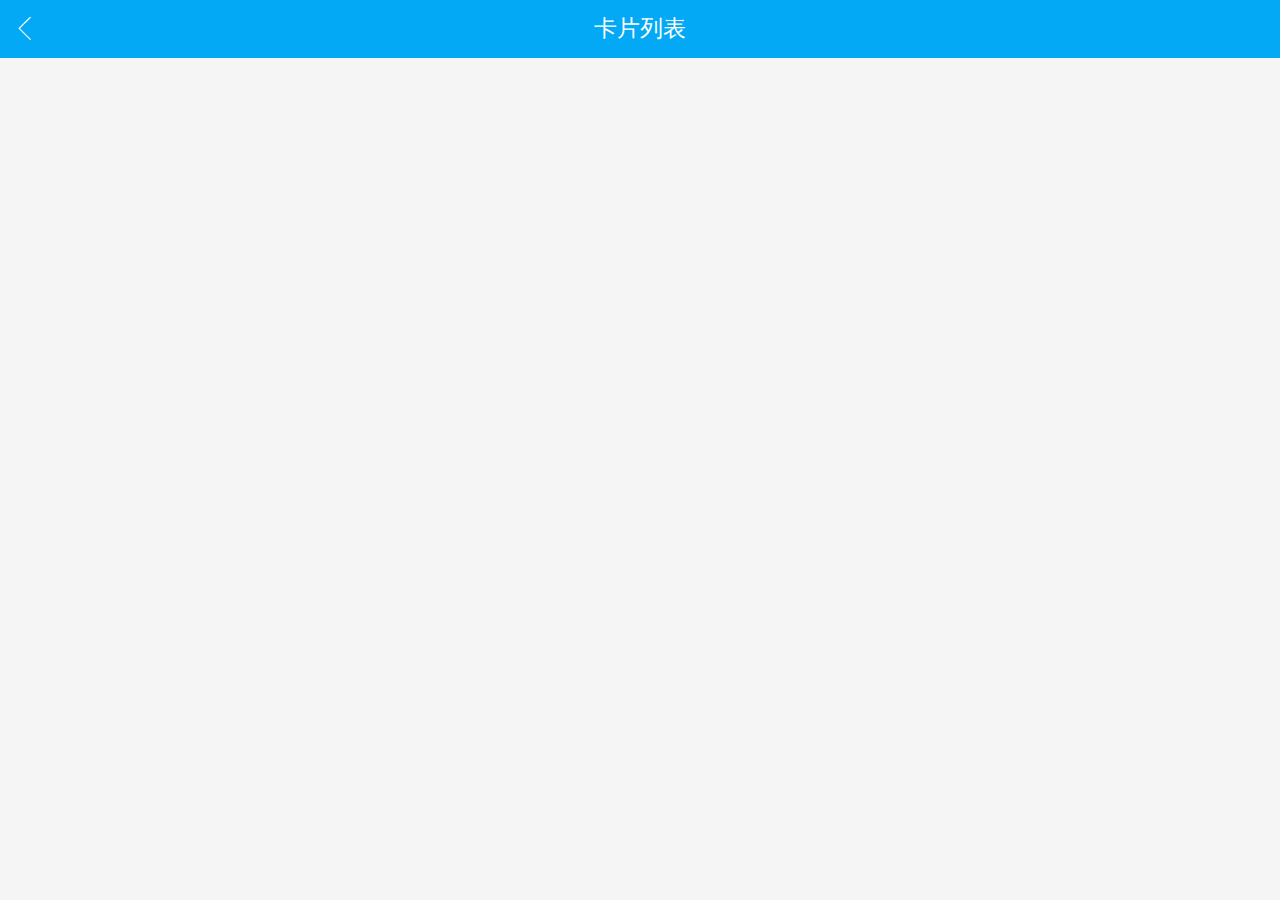
<file: lib/aui-20170109-v2.1/html/card_list_win.html>
<!doctype html>
<html>
<head>
    <meta charset="utf-8">
    <meta name="viewport" content="maximum-scale=1.0,minimum-scale=1.0,user-scalable=0,width=device-width,initial-scale=1.0"/>
    <meta name="format-detection" content="telephone=no,email=no,date=no,address=no">
    <link rel="stylesheet" type="text/css" href="../css/aui.css" />
</head>
<body>
    <header class="aui-bar aui-bar-nav" id="aui-header">
        <a class="aui-btn aui-pull-left" tapmode onclick="closeWin()">
            <span class="aui-iconfont aui-icon-left"></span>
        </a>
        <div class="aui-title">卡片列表</div>
    </header>
</body>
<script type="text/javascript" src="../script/api.js"></script>
<script type="text/javascript">
    apiready = function(){
        api.parseTapmode();
        var header = $api.byId('aui-header');
        $api.fixStatusBar(header);
        var headerPos = $api.offset(header);
        var body_h = $api.offset($api.dom('body')).h;
        api.openFrame({
            name: 'card_list_frm',
            url: 'card_list_frm.html',
            bounces: true,
            rect: {
                x: 0,
                y: headerPos.h,
                w: 'auto',
                h: 'auto'
            }
        })


    };
    function closeWin(){
        api.closeWin({
        });
    }
</script>
</html>
</file>
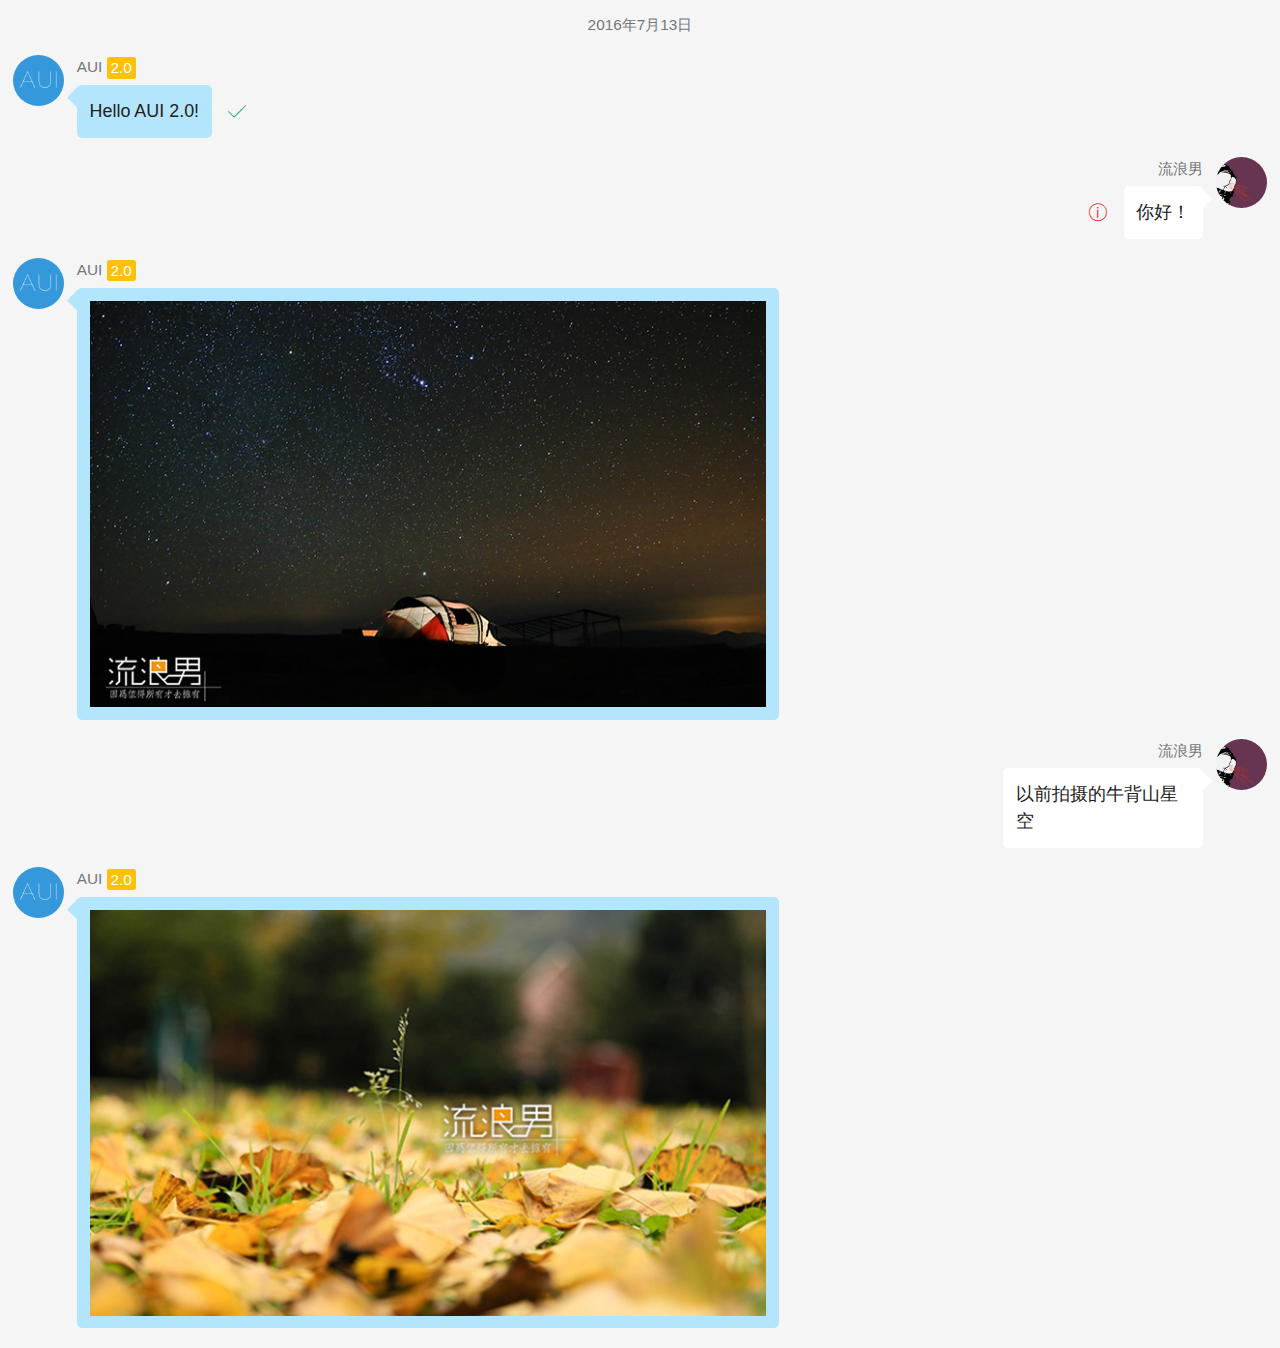
<file: lib/aui-20170109-v2.1/html/chat_frm.html>
<!DOCTYPE HTML>
<html>
<head>
    <meta charset="utf-8">
    <meta name="viewport" content="maximum-scale=1.0,minimum-scale=1.0,user-scalable=0,width=device-width,initial-scale=1.0"/>
    <meta name="format-detection" content="telephone=no,email=no,date=no,address=no">
    <title>AUI快速完成布局</title>
    <link rel="stylesheet" type="text/css" href="../css/aui.css" />
</head>
<body>
    <section class="aui-chat">
        <div class="aui-chat-header">2016年7月13日</div>
        <div class="aui-chat-item aui-chat-left">
            <div class="aui-chat-media">
                <img src="../image/demo2.png" />
            </div>
            <div class="aui-chat-inner">
                <div class="aui-chat-name">AUI <span class="aui-label aui-label-warning">2.0</span></div>
                <div class="aui-chat-content">
                    <div class="aui-chat-arrow"></div>
                    Hello AUI 2.0!
                </div>
                <div class="aui-chat-status aui-chat-status-refresh">
                    <i class="aui-iconfont aui-icon-correct aui-text-success"></i>
                </div>
            </div>
        </div>
        <div class="aui-chat-item aui-chat-right">
            <div class="aui-chat-media">
                <img src="../image/liulangnan.png" />
            </div>
            <div class="aui-chat-inner">
                <div class="aui-chat-name">流浪男</div>
                <div class="aui-chat-content">
                    <div class="aui-chat-arrow"></div>
                    你好！
                </div>
                <div class="aui-chat-status">
                    <i class="aui-iconfont aui-icon-info aui-text-danger"></i>
                </div>
            </div>
        </div>
        <div class="aui-chat-item aui-chat-left">
            <div class="aui-chat-media">
                <img src="../image/demo2.png" />
            </div>
            <div class="aui-chat-inner">
                <div class="aui-chat-name">AUI <span class="aui-label aui-label-warning">2.0</span></div>
                <div class="aui-chat-content">
                    <div class="aui-chat-arrow"></div>
                    <img src="../image/l1.png" />
                </div>
            </div>
        </div>
        <div class="aui-chat-item aui-chat-right">
            <div class="aui-chat-media">
                <img src="../image/liulangnan.png" />
            </div>
            <div class="aui-chat-inner">
                <div class="aui-chat-name">流浪男</div>
                <div class="aui-chat-content">
                    <div class="aui-chat-arrow"></div>
                    以前拍摄的牛背山星空
                </div>
            </div>
        </div>
        <div class="aui-chat-item aui-chat-left">
            <div class="aui-chat-media">
                <img src="../image/demo2.png" />
            </div>
            <div class="aui-chat-inner">
                <div class="aui-chat-name">AUI <span class="aui-label aui-label-warning">2.0</span></div>
                <div class="aui-chat-content">
                    <div class="aui-chat-arrow"></div>
                    <img src="../image/l2.png" />
                </div>
            </div>
        </div>

    </section>

</body>
<script type="text/javascript" src="../script/api.js" ></script>
<script type="text/javascript">
</script>
</html>
</file>
<file: css/api.css>
html{
	font-family: sans-serif;
}
html,body,header,section,footer,div,ul,ol,li,img,a,span,em,del,legend,center,strong,var,fieldset,form,label,dl,dt,dd,cite,input,hr,time,mark,code,figcaption,figure,textarea,h1,h2,h3,h4,h5,h6,p{
	margin:0;
	border:0;
	padding:0;
	font-style:normal;
}
html,body {
	-webkit-touch-callout:none;
	-webkit-text-size-adjust:none;
	-webkit-tap-highlight-color:rgba(0, 0, 0, 0);
	-webkit-user-select:none;
	background-color: #fff;
}
nav,article,aside,details,main,header,footer,section,fieldset,figcaption,figure{
	display: block;
}
img,a,button,em,del,strong,var,label,cite,small,time,mark,code,textarea{
	display:inline-block;
}
header,section,footer {
	position:relative;
}
ol,ul{
	list-style:none;
}
input,button,textarea {
	border:0;
	margin:0;
	padding:0;
	font-size:1em;
	line-height:1em;
	/*-webkit-appearance:none;*/
	background-color:rgba(0, 0, 0, 0);
}
span{
	display:inline-block;
}
a:active, a:hover {
  outline: 0;
}
a, a:visited{
	text-decoration:none;
}

label, .wordWrap{
    word-wrap: break-word;
    word-break: break-all;
}
table {
  border-collapse: collapse;
  border-spacing: 0;
}
td,th {
  padding: 0;
}
.clearfix:after{
	content: ' ';
	display: block;
	clear: both;
	visibility:hidden;
	line-height: 0;
	height:0;
}
.loading_more{
	display: block;
	height: 1.5em;
	width: 100%;
}
.loading_more:before {
	display: inline-block; vertical-align: text-bottom;
	content: ' '; height: 16px; width: 16px; margin-right: 6px;
	background: url(../image/loading_more.gif) no-repeat center;
	-webkit-background-size: contain;
	background-size: contain;
} 
.loading_more:after {
	content: '加载更多';	
}
</file>
<file: css/style.css>
html,body {  font-size:14px; height:100%;  }
.hover{ opacity: .8; }

.flex-wrap{ display: -webkit-box;	display: -webkit-flex;	display: flex; }
.flex-con{     -webkit-box-flex: 1;     -webkit-flex: 1;    flex: 1;}
.flex-vertical{ -webkit-box-orient: vertical;-webkit-flex-flow: column;flex-flow: column;}

.border-t,
.border-b{ position:relative;  }
.border-t:before,
.border-b:after{     content: '';     position: absolute;     left: 0;  top:0;     background: #ddd;   right:0;    height: 1px;     -webkit-transform: scaleY(0.5);             transform: scaleY(0.5);     -webkit-transform-origin: 0 0;             transform-origin: 0 0; }
.border-b:after{ top:auto; bottom:0;  }

#wrap{ height: 100%; }
</file>
<file: lib/aui-20170109-v2.1/css/aui.css>
/*
 * =========================================================================
 * APIClud - AUI UI 框架    流浪男  QQ：343757327  http://www.auicss.com
 * Verson 2.1
 * =========================================================================
 */
 /*初始化类*/
@charset "UTF-8";
html{
	font-family: "Helvetica Neue", Helvetica, sans-serif;
	font-size: 20px;
}
html,body {
	-webkit-touch-callout:none;
	-webkit-text-size-adjust:none;
	-webkit-tap-highlight-color:rgba(0, 0, 0, 0);
	-webkit-user-select:none;
	width: 100%;
}
body {
	line-height: 1.5;
	font-size: 0.8rem;
	color: #212121;
	background-color: #f5f5f5;
	outline: 0;
}
html,body,header,section,footer,div,ul,ol,li,img,a,span,em,del,legend,center,strong,var,fieldset,form,label,dl,dt,dd,cite,input,hr,time,mark,code,figcaption,figure,textarea,h1,h2,h3,h4,h5,h6,p{
	margin:0;
	border:0;
	padding:0;
	font-style:normal;
}
* {
	-webkit-box-sizing: border-box;
	      	box-sizing: border-box;
	-webkit-user-select: none;
	-webkit-tap-highlight-color: transparent;
	outline: none;
}
@media only screen and (min-width: 400px) {
	html {
		font-size: 21.33333333px !important;
	}
}
@media only screen and (min-width: 414px) {
	html {
		font-size: 21px !important;
	}
}
@media only screen and (min-width: 480px) {
	html {
		font-size: 25.6px !important;
	}
}
ul, li {
	list-style: none;
}
p {
	font-size: 0.7rem;
	color: #757575;
}
a {
	color: #0062cc;
	text-decoration: none;
	background-color: transparent;
}
textarea {
	overflow: hidden;
	resize: none;
}
button {
	overflow: visible;
}
button,select {
	text-transform: none;
}
button,input,select,textarea {
	font: inherit;
	color: inherit;
}
/*自动隐藏文字*/
.aui-ellipsis-1 {
	overflow: hidden;
	white-space: nowrap;
	text-overflow: ellipsis;
}
.aui-ellipsis {
	display: -webkit-box;
	overflow: hidden;
	text-overflow: ellipsis;
	word-wrap: break-word;
	word-break: break-all;
	white-space: normal !important;
	-webkit-line-clamp: 1;
	-webkit-box-orient: vertical;
}
.aui-ellipsis-2 {
	display: -webkit-box;
	overflow: hidden;
	text-overflow: ellipsis;
	word-wrap: break-word;
	word-break: break-all;
	white-space: normal !important;
	-webkit-line-clamp: 2;
	-webkit-box-orient: vertical;
}
/*水平线*/
.aui-hr {
	width: 100%;
	position: relative;
	border-top: 1px solid #dddddd;
	height: 1px;
}
@media screen and (-webkit-min-device-pixel-ratio:1.5) {
	.aui-hr{
		border: none;
        background-size: 100% 1px;
		background-repeat: no-repeat;
		background-position: top;
        background-image: linear-gradient(0,#dddddd,#dddddd 50%,transparent 50%);
        background-image: -webkit-linear-gradient(90deg,#dddddd,#dddddd 50%,transparent 50%);
	}
}
/*内外边距类*/
.aui-padded-0 {
	padding: 0 !important;
}
.aui-padded-5 {
	padding: 0.25rem !important;
}
.aui-padded-10 {
	padding: 0.5rem !important;
}
.aui-padded-15 {
	padding: 0.75rem !important;
}
.aui-padded-t-0 {
	padding-top: 0 !important;
}
.aui-padded-t-5 {
	padding-top: 0.25rem !important;
}
.aui-padded-t-10 {
	padding-top: 0.5rem !important;
}
.aui-padded-t-15 {
	padding-top: 0.75rem !important;
}
.aui-padded-b-0 {
	padding-bottom: 0 !important;
}
.aui-padded-b-5 {
	padding-bottom: 0.25rem !important;
}
.aui-padded-b-10 {
	padding-bottom: 0.5rem !important;
}
.aui-padded-b-15 {
	padding-bottom: 0.75rem !important;
}
.aui-padded-l-0 {
	padding-left: 0 !important;
}
.aui-padded-l-5 {
	padding-left: 0.25rem !important;
}
.aui-padded-l-10 {
	padding-left: 0.5rem !important;
}
.aui-padded-l-15 {
	padding-left: 0.75rem !important;
}
.aui-padded-r-0 {
	padding-right: 0 !important;
}
.aui-padded-r-5 {
	padding-right: 0.25rem !important;
}
.aui-padded-r-10 {
	padding-right: 0.5rem !important;
}
.aui-padded-r-15 {
	padding-right: 0.75rem !important;
}
.aui-margin-0 {
	margin: 0 !important;
}
.aui-margin-5 {
	margin: 0.25rem !important;
}
.aui-margin-10 {
	margin: 0.5rem !important;
}
.aui-margin-15 {
	margin: 0.75rem !important;
}
.aui-margin-t-0 {
	margin-top: 0.25rem !important;
}
.aui-margin-t-5 {
	margin-top: 0 !important;
}
.aui-margin-t-10 {
	margin-top: 0.5rem !important;
}
.aui-margin-t-15 {
	margin-top: 0.75rem !important;
}
.aui-margin-b-0 {
	margin-bottom: 0 !important;
}
.aui-margin-b-5 {
	margin-bottom: 0.25rem !important;
}
.aui-margin-b-10 {
	margin-bottom: 0.5rem !important;
}
.aui-margin-b-15 {
	margin-bottom: 0.75rem !important;
}
.aui-margin-l-0 {
	margin-left: 0 !important;
}
.aui-margin-l-5 {
	margin-left: 0.25rem !important;
}
.aui-margin-l-10 {
	margin-left: 0.5rem !important;
}
.aui-margin-l-15 {
	margin-left: 0.75rem !important;
}
.aui-margin-r-0 {
	margin-right: 0 !important;
}
.aui-margin-r-5 {
	margin-right: 0.25rem !important;
}
.aui-margin-r-10 {
	margin-right: 0.5rem !important;
}
.aui-margin-r-15 {
	margin-right: 0.75rem !important;
}
.aui-clearfix {
	clear: both;
}
.aui-clearfix:before {
	display: table;
	content: " ";
}
.aui-clearfix:after {
	clear: both;
}
/*文字对齐*/
.aui-text-left {
	text-align: left !important;
}
.aui-text-center {
	text-align: center !important;
}
.aui-text-justify {
	text-align: justify !important;
}
.aui-text-right {
	text-align: right !important;
}
/*文字、背景颜色*/
h1,h2,h3,h4,h5,h6 {
	font-weight: 400;
}
h1 {
	font-size: 1.2rem;
}
h2 {
	font-size: 1rem;
}
h3 {
	font-size: 0.8rem;
}
h4 {
	font-size: 0.7rem;
}
h5 {
	font-size: 0.7rem;
	font-weight: normal;
	color: #757575;
}
h6 {
	font-size: 0.7rem;
	font-weight: normal;
	color: #757575;
}
h1 small,h2 small,h3 small,h4 small {
	font-weight: normal;
	line-height: 1;
	color: #757575;
}
h5 small,h6 small {
	font-weight: normal;
	line-height: 1;
	color: #757575;
}
h1 small,h2 small,h3 small {
	font-size: 65%;
}
h4 small,h5 small,h6 small {
	font-size: 75%;
}
img {
	max-width: 100%;
	display: block;
}
.aui-font-size-12 {
	font-size: 0.6rem !important;
}
.aui-font-size-14 {
	font-size: 0.7rem !important;
}
.aui-font-size-16 {
	font-size: 0.8rem !important;
}
.aui-font-size-18 {
	font-size: 0.9rem !important;
}
.aui-font-size-20 {
	font-size: 1rem !important;
}
.aui-text-default {
	color: #212121 !important;
}
.aui-text-white {
	color: #ffffff !important;
}
.aui-text-primary {
	color: #00bcd4 !important;
}
.aui-text-success {
	color: #009688 !important;
}
.aui-text-info {
	color: #03a9f4 !important;
}
.aui-text-warning {
	color: #ffc107 !important;
}
.aui-text-danger {
	color: #e51c23 !important;
}
.aui-text-pink {
	color: #e91e63 !important;
}
.aui-text-purple {
	color: #673ab7 !important;
}
.aui-text-indigo {
	color: #3f51b5 !important;
}
.aui-bg-default {
	background-color: #f5f5f5 !important;
}
.aui-bg-primary {
	background-color: #00bcd4 !important;
}
.aui-bg-success {
	background-color: #009688 !important;
}
.aui-bg-info {
	background-color: #03a9f4 !important;
}
.aui-bg-warning {
	background-color: #f1c40f !important;
}
.aui-bg-danger {
	background-color: #e51c23 !important;
}
.aui-bg-pink {
	background-color: #e91e63 !important;
}
.aui-bg-purple {
	background-color: #673ab7 !important;
}
.aui-bg-indigo {
	background-color: #3f51b5 !important;
}
/*警告、成功颜色*/
.aui-warning,
.aui-warning label,
.aui-warning .aui-input,
.aui-warning .aui-iconfont {
	color: #e51c23 !important;
}
.aui-success,
.aui-success label,
.aui-success .aui-input,
.aui-success .aui-iconfont {
	color: #009688 !important;
}
/*对齐,显示，隐藏等*/
.aui-pull-right {
	float: right !important;
}
.aui-pull-left {
	float: left !important;
}
.aui-hide {
	display: none !important;
}
.aui-show {
	display: block !important;
}
.aui-invisible {
	visibility: hidden;
}
.aui-inline {
	display: inline-block;
	vertical-align: top;
}
.aui-mask {
    position: fixed;
    width: 100%;
    height: 100%;
    top: 0;
    left: 0;
    background: rgba(0, 0, 0, 0.3);
    opacity: 0;
    z-index: 8;
    visibility: hidden;
    -webkit-transition: opacity .3s,-webkit-transform .3s;
    transition: opacity .3s,transform .3s;
}
.aui-mask.aui-mask-in {
	visibility: visible;
  	opacity: 1;
}
.aui-mask.aui-mask-out {
	opacity: 0;
}
img.aui-img-round {
	border-radius: 50%;
}
/*基本容器*/
.aui-content {
	-webkit-overflow-scrolling: touch;
	overflow-x: hidden;
	word-break: break-all;
}
.aui-content-padded {
  	margin: 0.75rem;
  	position: relative;
  	word-break: break-all;
  	-webkit-overflow-scrolling: touch;
}
/*栅格类*/
.aui-row {
	overflow: hidden;
	margin: 0;
}
.aui-row-padded {
	margin-left: -0.125rem;
	margin-right: -0.125rem;
}
.aui-row-padded [class*=aui-col-xs-] {
	padding: 0.125rem;
}
.aui-col-xs-1,.aui-col-xs-2,.aui-col-xs-3,.aui-col-xs-4,.aui-col-xs-5,.aui-col-xs-6,.aui-col-xs-7,.aui-col-xs-8,.aui-col-xs-9,.aui-col-xs-10,.aui-col-xs-11,.aui-col-5 {
	position: relative;
	float: left;
}
.aui-col-xs-12 {
	width: 100%;
	position: relative;
}
.aui-col-xs-11 {
	width: 91.66666667%;
}
.aui-col-xs-10 {
	width: 83.33333333%;
}
.aui-col-xs-9 {
	width: 75%;
}
.aui-col-xs-8 {
	width: 66.66666667%;
}
.aui-col-xs-7 {
	width: 58.33333333%;
}
.aui-col-xs-6 {
	width: 50%;
}
.aui-col-xs-5 {
	width: 41.66666667%;
}
.aui-col-xs-4 {
	width: 33.33333333%;
}
.aui-col-xs-3 {
	width: 25%;
}
.aui-col-xs-2 {
	width: 16.66666667%;
}
.aui-col-xs-1 {
	width: 8.33333333%;
}
.aui-col-5 {
	width: 20%;
}
/*标签*/
.aui-label {
	display: inline-block;
	padding: 0.2em 0.25em;
	font-size: 0.6rem;
	line-height: 1;
	color: #616161;
    background-color: #dddddd;
	text-align: center;
	white-space: nowrap;
	vertical-align: middle;
	border-radius: 0.15em;
	position: relative;
}

.aui-label-primary {
	color: #ffffff;
	background-color: #00bcd4;
}
.aui-label-success {
	color: #ffffff;
	background-color: #009688;
}
.aui-label-info {
  color: #ffffff;
  background-color: #03a9f4;
}
.aui-label-warning {
	color: #ffffff;
	background-color: #ffc107;
}
.aui-label-danger {
	color: #ffffff;
	background-color: #e51c23;
}
.aui-label-outlined {
	background-color: transparent;
	position: relative;
}
.aui-label-outlined:after {
    -webkit-border-radius: 2px;
    border-radius: 2px;
    height: 200%;
    content: '';
    width: 200%;
	border: 1px solid #d9d9d9;
    position: absolute;
    top: -1px;
    left: -1px;
    transform: scale(0.5);
    -webkit-transform: scale(0.5);
    transform-origin: 0 0;
    -webkit-transform-origin: 0 0;
    z-index: 1;
}
.aui-label-outlined.aui-label-primary,
.aui-label-outlined.aui-label-primary:after {
	color: #00bcd4;
	border-color: #00bcd4;
}
.aui-label-outlined.aui-label-success,
.aui-label-outlined.aui-label-success:after {
	color: #009688;
	border-color: #009688;
}
.aui-label-outlined.aui-label-info,
.aui-label-outlined.aui-label-info:after {
  	color: #03a9f4;
  	border-color: #03a9f4;
}
.aui-label-outlined.aui-label-warning,
.aui-label-outlined.aui-label-warning:after {
	color: #ffc107;
	border-color: #ffc107;
}
.aui-label-outlined.aui-label-danger,
.aui-label-outlined.aui-label-danger:after {
	color: #e51c23;
	border-color: #e51c23;
}
.aui-label .aui-iconfont {
	font-size: 0.6rem;
}
/*角标*/
.aui-badge {
	display: inline-block;
	width: auto;
	text-align: center;
	min-width: 0.8rem;
	height: 0.8rem;
    line-height: 0.8rem;
    padding: 0 0.2rem;
    font-size: 0.6rem;
    color: #ffffff;
    background-color: #ff2600;
    border-radius: 0.4rem;
    position: absolute;
    top: 0.2rem;
    left: 60%;
    z-index: 99;
}
.aui-dot {
	display: inline-block;
    width: 0.4rem;
    height: 0.4rem;
    background: #ff2600;
    border-radius: 0.5rem;
    position: absolute;
    top: 0.3rem;
    right: 20%;
    z-index: 99;
}
/*按钮样式*/
button, .aui-btn {
	position: relative;
	display: inline-block;
	font-size: 0.7rem;
	font-weight: 400;
	font-family: inherit;
	text-decoration: none;
	text-align: center;
	margin: 0;
	background: #dddddd;
	padding: 0 0.6rem;
	height: 1.5rem;
	line-height: 1.5rem;
	border-radius: 0.2rem;
	white-space: nowrap;
	text-overflow: ellipsis;
	vertical-align: middle;
	-webkit-box-sizing: border-box;
			box-sizing: border-box;
	-webkit-user-select: none;
	      	user-select: none;
}
.aui-btn:active {
	color: #212121;
	background-color: #bdbdbd;
}
.aui-btn-primary {
	color: #ffffff;
	background-color: #00bcd4;
}
.aui-btn-primary.aui-active, .aui-btn-primary:active {
	color: #ffffff;
	background-color: #00acc1;
}
.aui-btn-success {
	color: #ffffff;
	background-color: #009688;
}
.aui-btn-success.aui-active, .aui-btn-success:active {
	color: #fff;
	background-color: #00897b;
}
.aui-btn-info {
	color: #ffffff !important;
	background-color: #03a9f4 !important;
}
.aui-btn-info.aui-active, .aui-btn-info:active {
	color: #fff !important;
	background-color: #039be5 !important;
}
.aui-btn-warning {
	color: #ffffff !important;
	background-color: #ffc107 !important;
}
.aui-btn-warning.aui-active, .aui-btn-warning:active {
	color: #ffffff !important;
	background-color: #ffb300 !important;
}
.aui-btn-danger {
	color: #ffffff !important;
	background-color: #e51c23 !important;
}
.aui-btn-danger.aui-active, .aui-btn-danger:active {
	color: #ffffff !important;
	background-color: #dd191b !important;
}
.aui-btn-block {
	display: block;
	width: 100%;
	height: 2.5rem;
	line-height: 2.55rem;
	margin-bottom: 0;
	font-size: 0.9rem;
}
.aui-btn-block.aui-btn-sm {
	font-size: 0.7rem;
	height: 1.8rem;
	line-height: 1.85rem;
}
.aui-btn .aui-iconfont, .aui-btn-block .aui-iconfont {
	margin-right: 0.3rem;
}
.aui-btn .aui-badge, .aui-btn-block .aui-badge {
	margin-left: 0.3rem;
}
.aui-btn-outlined {
	background: transparent !important;
	border: 1px solid #bdbdbd;
}
.aui-btn-outlined:active {
	background: transparent !important;
}
.aui-btn-default.aui-btn-outlined {
	color: #bdc3c7 !important;
	border: 1px solid #dcdcdc !important;
}
.aui-btn-primary.aui-btn-outlined {
	color: #00bcd4 !important;
	border: 1px solid #00bcd4 !important;
}
.aui-btn-success.aui-btn-outlined {
	color: #009688 !important;
	border: 1px solid #009688 !important;
}
.aui-btn-info.aui-btn-outlined {
	color: #03a9f4 !important;
	border: 1px solid #03a9f4 !important;
}
.aui-btn-warning.aui-btn-outlined {
	color: #ffc107 !important;
	border: 1px solid #ffc107 !important;
}
.aui-btn-danger.aui-btn-outlined {
	color: #e51c23 !important;
	border: 1px solid #e51c23 !important;
}
/*
*表单类\输入框\radio\checkbox
**/
.aui-input,
input[type="text"],
input[type="password"],
input[type="search"],
input[type="email"],
input[type="tel"],
input[type="url"],
input[type="date"],
input[type="datetime-local"],
input[type="time"],
input[type="number"],
select,
textarea {
    border: none;
    background-color: transparent;
    border-radius: 0;
    box-shadow: none;
    display: block;
    padding: 0;
    margin: 0;
    width: 100%;
    height: 2.2rem;
    line-height: normal;
    color: #424242;
    font-size: 0.8rem;
    font-family: inherit;
    box-sizing: border-box;
    -webkit-user-select: text;
            user-select: text;
    -webkit-appearance: none;
            appearance: none;
}
input[type="search"]::-webkit-search-cancel-button {
	display: none;
}
.aui-scroll-x {
	position: relative;
	overflow-y: auto;
	-webkit-overflow-scrolling: touch;
}
.aui-scroll-y {
	position: relative;
	width: 100%;
	overflow-x: auto;
	-webkit-overflow-scrolling: touch;
}
::-webkit-scrollbar{
	width:0px;
}
/*列表*/
.aui-list {
    position: relative;
    font-size: 0.8rem;
    background-color: #ffffff;
    border-top: 1px solid #dddddd;
}
.aui-list .aui-content {
	overflow: hidden;
}
.aui-list.aui-list-noborder,
.aui-list.aui-list-noborder {
    border-top: none;
}
.aui-list .aui-list-header {
    background-color: #dddddd;
    color: #212121;
    position: relative;
    font-size: 0.6rem;
    padding: 0.4rem 0.75rem;
    -webkit-box-sizing: border-box;
    		box-sizing: border-box;
    display: -webkit-box;
    display: -webkit-flex;
    display: flex;
    -webkit-box-pack: justify;
    -webkit-justify-content: space-between;
    		justify-content: space-between;
    -webkit-box-align: center;
    -webkit-align-items: center;
    		align-items: center;
}
.aui-list .aui-list-item {
    list-style: none;
    margin: 0;
    padding: 0;
    padding-left: 0.75rem;
    color: #212121;
    border-bottom: 1px solid #dddddd;
    position: relative;
    min-height: 2.2rem;
    -webkit-box-sizing: border-box;
    		box-sizing: border-box;
    display: -webkit-box;
    display: -webkit-flex;
    display: flex;
    -webkit-box-pack: justify;
    -webkit-justify-content: space-between;
    		justify-content: space-between;
}
.aui-list.aui-list-noborder .aui-list-item:last-child {
    border-bottom: 0;
}
.aui-list .aui-list-item-inner {
    position: relative;
    min-height: 2.2rem;
	padding-right: 0.75rem;
    width: 100%;
    -webkit-box-sizing: border-box;
    		box-sizing: border-box;
    display: -webkit-box;
    display: -webkit-flex;
    display: flex;
    -webkit-box-flex: 1;
    -webkit-box-pack: justify;
    -webkit-justify-content: space-between;
			justify-content: space-between;
    -webkit-box-align: center;
    -webkit-align-items: center;
			align-items: center;
}

.aui-list .aui-list-item:active {
    background-color: #f5f5f5;
}
.aui-list .aui-list-item-text {
    font-size: 0.7rem;
    color: #757575;
    position: relative;
    -webkit-box-sizing: border-box;
    		box-sizing: border-box;
    display: -webkit-box;
    display: -webkit-flex;
    display: flex;
    -webkit-box-pack: justify;
    -webkit-justify-content: space-between;
            justify-content: space-between;
    -webkit-align-items: center;
    		align-items: center;
}
.aui-list .aui-list-item-title {
    font-size: 0.8rem;
    position: relative;
    max-width: 100%;
    color: #212121;
}
.aui-list .aui-list-item-right,
.aui-list-item-title-row em {
	max-width: 50%;
	position: relative;
    font-size: 0.6rem;
    color: #757575;
    margin-left: 0.25rem;
}
.aui-list .aui-list-item-inner p {
    overflow: hidden;
}
.aui-list .aui-list-media-list {
    -webkit-box-orient: vertical;
    -webkit-box-direction: normal;
    -webkit-flex-direction: column;
            flex-direction: column;
}
.aui-media-list-item-inner {
	-webkit-box-sizing: border-box;
			box-sizing: border-box;
    display: -webkit-box;
    display: -webkit-flex;
    display: flex;
}
.aui-media-list .aui-list-item {
	display: block;
}
.aui-media-list .aui-list-item-inner {
	display: block;
	padding-top: 0.5rem;
    padding-bottom: 0.5rem;
}
.aui-media-list-item-inner + .aui-info {
	margin-right: 0.75rem;
}
.aui-list .aui-list-item-media {
	width: 4.5rem;
	position: relative;
    padding: 0.5rem 0;
    padding-right: 0.75rem;
    display: inherit;
    -webkit-flex-shrink: 0;
    		flex-shrink: 0;
    -webkit-flex-wrap: nowrap;
    		flex-wrap: nowrap;
    -webkit-box-align: center;
    -webkit-align-items: flex-start;
            align-items: flex-start;
}
.aui-list .aui-list-item-media img {
	width: 100%;
    display: block;
}
.aui-list .aui-list-item-media-list {
	margin-top: 0.25rem;
	padding-right: 0;
	display: block;
}
.aui-list [class*=aui-col-xs-] img{
    max-width: 100%;
    width: 100%;
    display: block;
}
.aui-list-item-middle .aui-list-item-inner:after {
	display: block;
}
.aui-list .aui-list-item-middle > .aui-list-item-media,
.aui-list .aui-list-item-middle > .aui-list-item-inner,
.aui-list .aui-list-item-middle > * {
    -webkit-box-align: center;
    		box-align: center;
    -webkit-align-items: center;
    		align-items: center;
}
.aui-list .aui-list-item-center > .aui-list-item-media,
.aui-list .aui-list-item-center > .aui-list-item-inner,
.aui-list .aui-list-item-center {
    -webkit-box-pack: center;
    -webkit-justify-content: center;
        	justify-content: center;
}
.aui-list .aui-list-item i.aui-iconfont {
    -webkit-align-self: center;
            align-self: center;
    font-size: 0.8rem;
}
.aui-list-item-inner.aui-list-item-arrow {
    overflow: hidden;
    padding-right: 1.5rem;
}
.aui-list-item-arrow:before {
    content: '';
    width: 0.4rem;
    height: 0.4rem;
    position: absolute;
    top: 50%;
    right: 0.75rem;
    margin-top: -0.2rem;
    background: transparent;
    border: 1px solid #dddddd;
    border-top: none;
    border-right: none;
    z-index: 2;
    -webkit-border-radius: 0;
            border-radius: 0;
    -webkit-transform: rotate(-135deg);
            transform: rotate(-135deg);
}
.aui-list-item.aui-list-item-arrow {
    padding-right: 0.75rem;
}
.aui-list label {
    line-height: 1.3rem;
}
.aui-list.aui-form-list .aui-list-item:active {
	background-color: #ffffff;
}
.aui-list.aui-form-list .aui-list-item-inner {
	-webkit-box-sizing: border-box;
    		box-sizing: border-box;
    display: -webkit-box;
    display: -webkit-flex;
    display: flex;
	padding: 0;
}
.aui-list .aui-list-item-label,
.aui-list .aui-list-item-label-icon {
	color: #212121;
    width: 35%;
    min-width: 1.5rem;
    margin: 0;
    padding: 0;
    padding-right: 0.25rem;
    line-height: 2.2rem;
    position: relative;
    overflow: hidden;
    white-space: nowrap;
    max-width: 100%;
    -webkit-box-sizing: border-box;
    		box-sizing: border-box;
    display: -webkit-box;
    display: -webkit-flex;
    display: flex;
    -webkit-align-items: center;
            align-items: center;
}
.aui-list .aui-list-item-label-icon {
    width: auto;
    padding-right: 0.75rem;
}
.aui-list .aui-list-item-input {
    width: 100%;
    padding: 0;
    padding-right: 0.75rem;
    -webkit-box-flex: 1;
            box-flex: 1;
    -webkit-flex-shrink: 1;
            flex-shrink: 1;
}
.aui-list.aui-select-list .aui-list-item:active {
	background-color: #ffffff;
}
.aui-list.aui-select-list .aui-list-item-inner {
    display: block;
    padding-top: 0.5rem;
    padding-bottom: 0.5rem;
    -webkit-align-self: stretch;
    		align-self: stretch;
}
.aui-list.aui-select-list .aui-list-item-label {
	width: auto;
	min-width: 2.2rem;
    padding: 0.5rem 0;
    padding-right: 0.75rem;
}
.aui-list.aui-form-list .aui-list-item-btn {
	padding: 0.75rem 0.75rem 0.75rem 0;
}
.aui-list textarea {
    overflow: auto;
    margin: 0.5rem 0;
    height: 3rem;
    line-height: 1rem;
    resize: none;
}
.aui-list .aui-list-item-right .aui-badge,
.aui-list .aui-list-item-right .aui-dot {
	display: inherit;
}
@media screen and (-webkit-min-device-pixel-ratio:1.5) {
	.aui-list {
		border: none;
        background-size: 100% 1px;
		background-repeat: no-repeat;
		background-position: top;
        background-image: linear-gradient(0,#dddddd,#dddddd 50%,transparent 50%);
	}
	.aui-list .aui-list-item {
		border: none;
        background-size: 100% 1px;
		background-repeat: no-repeat;
		background-position: bottom;
        background-image: linear-gradient(0,#dddddd,#dddddd 50%,transparent 50%);
        background-image: -webkit-linear-gradient(90deg,#dddddd,#dddddd 50%,transparent 50%);
	}

	.aui-list.aui-list-in .aui-list-item {
		border: none;
        background-size: 100% 1px;
		background-repeat: no-repeat;
		background-position: 0.75rem bottom;
        background-image: linear-gradient(0,#dddddd,#dddddd 50%,transparent 50%);
        background-image: -webkit-linear-gradient(90deg,#dddddd,#dddddd 50%,transparent 50%);
	}
	.aui-list.aui-list-in .aui-list-item:last-child {
		background-position: bottom;
	}
	.aui-list.aui-list-noborder,
	.aui-list.aui-list-noborder .aui-list-item:last-child {
		border: none;
        background-size: 100% 0;
        background-image: none;
	}
}
/*tab切换类*/
.aui-tab {
	position: relative;
    background-color: #ffffff;
    display: -webkit-box;
    display: -webkit-flex;
    display: flex;
    -webkit-flex-wrap: nowrap;
            flex-wrap: nowrap;
    -webkit-align-self: center;
            align-self: center;
}
.aui-tab-item {
    width: 100%;
    height: 2.2rem;
    line-height: 2.2rem;
    position: relative;
    font-size: 0.7rem;
    text-align: center;
    color: #212121;
    margin-left: -1px;
    -webkit-box-flex: 1;
            box-flex: 1;
}
.aui-tab-item.aui-active {
    color: #039be5;
    border-bottom: 2px solid #039be5;
}
/*卡片列表布局*/
.aui-card-list {
	position: relative;
    margin-bottom: 0.75rem;
    background: #ffffff;
}
.aui-card-list-header,
.aui-card-list-footer {
	position: relative;
	min-height: 2.2rem;
    padding: 0.5rem 0.75rem;
    -webkit-box-sizing: border-box;
    		box-sizing: border-box;
    display: -webkit-box;
    display: -webkit-flex;
    display: flex;
    -webkit-box-pack: justify;
    -webkit-justify-content: space-between;
    		justify-content: space-between;
    -webkit-box-align: center;
    -webkit-align-items: center;
    		align-items: center;
}
.aui-card-list-header {
	font-size: 0.8rem;
	color: #212121;
}
.aui-card-list-header.aui-card-list-user {
	display: block;
}
.aui-card-list-user-avatar {
	width: 2rem;
	float: left;
	margin-right: 0.5rem;
}
.aui-card-list-user-avatar img {
	width: 100%;
	display: block;
}
.aui-card-list-user-name {
	color: #212121;
	position: relative;
	font-size: 0.7rem;
	-webkit-box-sizing: border-box;
			box-sizing: border-box;
    display: -webkit-box;
    display: -webkit-flex;
    display: flex;
    -webkit-box-pack: justify;
    -webkit-justify-content: space-between;
    		justify-content: space-between;
    -webkit-box-align: center;
    -webkit-align-items: center;
    		align-items: center;
}
.aui-card-list-user-name > *,
.aui-card-list-user-name small {
	position: relative;
}
.aui-card-list-user-name small {
	color: #757575;
}
.aui-card-list-user-info {
	color: #757575;
	font-size: 0.6rem;
}
.aui-card-list-content {
	position: relative;
}
.aui-card-list-content-padded {
	position: relative;
	padding: 0.5rem 0.75rem;
}
.aui-card-list-content,
.aui-card-list-content-padded {
	word-break: break-all;
	font-size: 0.7rem;
	color: #212121;
}
.aui-card-list-content img,
.aui-card-list-content-padded img {
	width: 100%;
	display: block;
}
.aui-card-list-footer {
	font-size: 0.7rem;
	color: #757575;
}
.aui-card-list-footer > * {
	position: relative;
}
.aui-card-list-footer.aui-text-center {
	display: -webkit-box;
    display: -webkit-flex;
    display: flex;
	-webkit-box-pack: center;
    box-pack: center;
    -webkit-justify-content: center;
    justify-content: center;
}
.aui-card-list-footer .aui-iconfont {
	font-size: 0.9rem;
}
/*宫格布局*/
.aui-grid {
	width: 100%;
	background-color: #ffffff;
	display: table;
	table-layout: fixed;
}
.aui-grid [class*=aui-col-] {
	display: table-cell;
	position: relative;
    text-align: center;
    vertical-align: middle;
    padding: 1rem 0;
}
.aui-grid [class*=aui-col-xs-]:active {
	background-color: #f5f5f5;
}
.aui-grid .aui-iconfont {
	position: relative;
    z-index: 20;
    top: 0;
    height: 1.4rem;
    font-size: 1.4rem;
    line-height: 1.4rem;
}
.aui-grid .aui-grid-label {
	display: block;
    font-size: 0.7rem;
    position: relative;
    margin-top: 0.25rem;
}
.aui-grid .aui-badge {
	position: absolute;
    top: 0.5rem;
    left: 60%;
    z-index: 99;
}
.aui-grid .aui-dot {
	position: absolute;
    top: 0.5rem;
    right: 20%;
    z-index: 99;
}
/*单选、多选、开关*/
.aui-radio,
.aui-checkbox {
    width: 1.2rem;
    height: 1.2rem;
    background-color: #ffffff;
    border: solid 1px #dddddd;
    -webkit-border-radius: 0.6rem;
    border-radius: 0.6rem;
    font-size: 0.8rem;
    margin: 0;
    padding: 0;
    position: relative;
    display: inline-block;
    vertical-align: top;
    cursor: default;
    -webkit-appearance: none;
    -webkit-user-select: none;
            user-select: none;
    -webkit-transition: background-color ease 0.1s;
            transition: background-color ease 0.1s;
}
.aui-checkbox {
    border-radius: 0.1rem;
}
.aui-radio:checked,
.aui-radio.aui-checked,
.aui-checkbox:checked,
.aui-checkbox.aui-checked {
    background-color: #03a9f4;
    border: solid 1px #03a9f4;
    text-align: center;
    background-clip: padding-box;
}
.aui-radio:checked:before,
.aui-radio.aui-checked:before,
.aui-checkbox:checked:before,
.aui-checkbox.aui-checked:before,
.aui-radio:checked:after,
.aui-radio.aui-checked:after,
.aui-checkbox:checked:after,
.aui-checkbox.aui-checked:after {
    content: '';
    width: 0.5rem;
    height: 0.3rem;
    position: absolute;
    top: 50%;
    left: 50%;
    margin-left: -0.25rem;
    margin-top: -0.25rem;
    background: transparent;
    border: 1px solid #ffffff;
    border-top: none;
    border-right: none;
    z-index: 2;
    -webkit-border-radius: 0;
            border-radius: 0;
    -webkit-transform: rotate(-45deg);
            transform: rotate(-45deg);
}
.aui-radio:disabled,
.aui-radio.aui-disabled,
.aui-checkbox:disabled,
.aui-checkbox.aui-disabled {
    background-color: #dddddd;
    border: solid 1px #dddddd;
}
.aui-radio:disabled:before,
.aui-radio.aui-disabled:before,
.aui-radio:disabled:after,
.aui-radio.aui-disabled:after,
.aui-checkbox:disabled:before,
.aui-checkbox.aui-disabled:before,
.aui-checkbox:disabled:after,
.aui-checkbox.aui-disabled:after {
    content: '';
    width: 0.5rem;
    height: 0.3rem;
    position: absolute;
    top: 50%;
    left: 50%;
    margin-left: -0.25rem;
    margin-top: -0.25rem;
    background: transparent;
    border: 1px solid #ffffff;
    border-top: none;
    border-right: none;
    z-index: 2;
    -webkit-border-radius: 0;
            border-radius: 0;
    -webkit-transform: rotate(-45deg);
            transform: rotate(-45deg);
}
.aui-switch {
    width: 2.3rem;
    height: 1.2rem;
    position: relative;
    vertical-align: top;
    border: 1px solid #dddddd;
    background-color: #dddddd;
    border-radius: 0.6rem;
    background-clip: content-box;
    display: inline-block;
    outline: none;
    -webkit-appearance: none;
            appearance: none;
    -webkit-user-select: none;
            user-select: none;
    -webkit-box-sizing: border-box;
            box-sizing: border-box;
    -webkit-background-clip: padding-box;
            background-clip: padding-box;
    -webkit-transition: all 0.2s linear;
            transition: all 0.2s linear;
}
.aui-switch:before {
    width: 1.1rem;
    height: 1.1rem;
    position: absolute;
    top: 0;
    left: 0;
    border-radius: 0.6rem;
    background-color: #fff;
    content: '';
    -webkit-transition: left 0.2s;
            transition: left 0.2s;
}
.aui-switch:checked {
    border-color: #03a9f4;
    background-color: #03a9f4;
}
.aui-switch:checked:before {
    left: 1.1rem;
}
/*导航栏*/
.aui-bar {
	position: relative;
	top: 0;
	right: 0;
	left: 0;
	z-index: 10;
	width: 100%;
	min-height: 2.25rem;
	font-size: 0.9rem;
	text-align: center;
	display: table;
}
.aui-bar-nav {
	top: 0;
	line-height: 2.25rem;
	background-color: #03a9f4;
	color: #ffffff;
}
.aui-title a {
	color: inherit;
}
.aui-bar-nav .aui-title {
	min-height: 2.25rem;
	position: absolute;
	margin: 0;
	text-align: center;
	white-space: nowrap;
	right: 5rem;
	left: 5rem;
	width: auto;
	overflow: hidden;
	text-overflow: ellipsis;
	z-index: 2;
}
.aui-bar-nav a {
	color: #ffffff;
}
.aui-bar-nav .aui-iconfont {
	position: relative;
	z-index: 20;
	font-size: 0.9rem;
	color: #ffffff;
	font-weight: 400;
	line-height: 2.25rem;
}
.aui-bar-nav .aui-pull-left {
	padding: 0 0.5rem;
	font-size: 0.8rem;
	font-weight: 400;
	z-index: 2;
	-webkit-box-sizing: border-box;
			box-sizing: border-box;
    display: -webkit-box;
    display: -webkit-flex;
    display: flex;
    -webkit-align-items: center;
            align-items: center;
}
.aui-bar-nav .aui-pull-right {
	padding: 0 0.5rem;
	font-size: 0.8rem;
	font-weight: 400;
	z-index: 2;
	-webkit-box-sizing: border-box;
			box-sizing: border-box;
    display: -webkit-box;
    display: -webkit-flex;
    display: flex;
    -webkit-align-items: center;
            align-items: center;
}
.aui-bar-nav .aui-btn {
	position: relative;
	z-index: 20;
	height: 2.25rem;
	line-height: 2.25rem;
	padding-top: 0;
	padding-bottom: 0;
	margin: 0;
	border-radius: 0.1rem;
	border-width: 0;
	background: transparent !important;
}
.aui-bar-nav .aui-btn.aui-btn-outlined {
	position: relative;
	padding: 0 0.15rem;
	margin: 0.5rem;
	height: 1.25rem;
	line-height: 1.25rem;
	border-width: 1px;
	background: transparent !important;
	border-color: #ffffff;
}
.aui-bar-nav .aui-btn:active {
	background: none;
}
.aui-bar-nav .aui-btn .aui-iconfont {
	font-size: 0.9rem;
	line-height: 1.25rem;
	padding: 0;
	margin: 0;
	color: #ffffff;
}
.aui-bar-light {
	color: #03a9f4;
	background-color: #ffffff;
	border-bottom: 1px solid #dddddd;
}
.aui-bar-nav.aui-bar-light .aui-iconfont {
	color: #03a9f4;
}
.aui-bar-nav.aui-bar-light .aui-btn-outlined {
	border-color: #03a9f4;
}
@media screen and (-webkit-min-device-pixel-ratio:1.5) {
	.aui-bar.aui-bar-light {
		border: none;
        background-size: 100% 1px;
		background-repeat: no-repeat;
		background-position: bottom;
        background-image: linear-gradient(0,#dddddd,#dddddd 50%,transparent 50%);
        background-image: -webkit-linear-gradient(90deg,#dddddd,#dddddd 50%,transparent 50%);
	}
}
/*底部切换栏*/
.aui-bar-tab {
	position: fixed;
	top: auto;
	bottom: 0;
	table-layout: fixed;
	background-color: #ffffff;
	color: #757575;
}
.aui-bar-tab .aui-bar-tab-item {
	display: table-cell;
	position: relative;
    width: 1%;
    height: 2.5rem;
    text-align: center;
    vertical-align: middle;
}
.aui-bar-tab .aui-active {
	color: #039be5;
}
.aui-bar-tab .aui-bar-tab-item .aui-iconfont {
	position: relative;
    z-index: 20;
    top: 0.1rem;
    height: 1.2rem;
    font-size: 1rem;
    line-height: 1rem;
}
.aui-bar-tab .aui-bar-tab-label {
	display: block;
    font-size: 0.6rem;
    position: relative;
}
.aui-bar-tab .aui-badge {
    position: absolute;
    top: 0.1rem;
    left: 55%;
    z-index: 99;
}
.aui-bar-tab .aui-dot {
    position: absolute;
    top: 0.1rem;
    right: 30%;
    z-index: 99;
}
/*按钮工具栏*/
.aui-bar-btn {
	position: relative;
    font-size: 0.7rem;
    display: table;
    white-space: nowrap;
    margin: 0 auto;
    padding: 0;
    border: none;
    width: 100%;
    min-height: 1.8rem;
}
.aui-bar-btn-item {
    display: table-cell;
    position: relative;
    width: 1%;
    line-height: 1.6rem;
    text-align: center;
    vertical-align: middle;
    border-radius: 0;
    position: relative;
    border-width: 1px;
    border-style: solid;
    border-color: #03a9f4;
    border-left-width: 0;
}
.aui-bar-btn .aui-input,
.aui-bar-btn input,
.aui-bar-btn select {
	padding-left: 0.25rem;
	padding-right: 0.25rem;
    height: 1.8rem;
}
.aui-bar-btn-sm {
    min-height: 1.3rem;
}
.aui-bar-btn.aui-bar-btn-sm  .aui-input,
.aui-bar-btn.aui-bar-btn-sm  input,
.aui-bar-btn.aui-bar-btn-sm  select {
    height: 1.2rem;
}
.aui-bar-btn-sm .aui-bar-btn-item {
    line-height: 1.3rem;
    font-size: 0.6rem;
}
.aui-bar-btn-item.aui-active {
    background-color: #03a9f4;
    color: #ffffff;
}
.aui-bar-btn-item:first-child {
    border-left-width: 1px;
    border-top-left-radius: 0.2rem;
    border-bottom-left-radius: 0.2rem;
}
.aui-bar-btn-item:last-child {
    border-top-right-radius: 0.2rem;
    border-bottom-right-radius: 0.2rem;
    border-left: 0px;
}
.aui-bar-btn.aui-bar-btn-full .aui-bar-btn-item:first-child {
    border-left-width: 0;
    border-top-left-radius: 0;
    border-bottom-left-radius: 0;
}
.aui-bar-btn.aui-bar-btn-full .aui-bar-btn-item:last-child {
    border-right-width: 0;
    border-top-right-radius: 0;
    border-bottom-right-radius: 0;
}
.aui-bar-btn.aui-bar-btn-round .aui-bar-btn-item:first-child {
    border-top-left-radius: 1.5rem;
    border-bottom-left-radius: 1.5rem;
}
.aui-bar-btn.aui-bar-btn-round .aui-bar-btn-item:last-child {
    border-top-right-radius: 1.5rem;
    border-bottom-right-radius: 1.5rem;
}
.aui-bar-nav .aui-bar-btn {
	margin-top: 0.45rem;
	margin-bottom: 0.4rem;
    min-height: 1.3rem;
}
.aui-bar-nav .aui-bar-btn-item {
    line-height: 1.3rem;
    border-color: #ffffff;
}
.aui-bar-nav .aui-bar-btn-item.aui-active {
    background-color: #ffffff;
    color: #03a9f4;
}
.aui-bar-nav.aui-bar-light .aui-bar-btn-item {
    border-color: #03a9f4;
}
.aui-bar-nav.aui-bar-light .aui-bar-btn-item.aui-active {
    background-color: #03a9f4;
    color: #ffffff;
}
.aui-bar-nav > .aui-bar-btn {
	width: 50%;
}
.aui-info {
	position: relative;
    padding: 0.5rem 0;
    font-size: 0.7rem;
    color: #757575;
    background-color: transparent;
    -webkit-box-sizing: border-box;
    		box-sizing: border-box;
    display: -webkit-box;
    display: -webkit-flex;
    display: flex;
    -webkit-box-pack: justify;
    -webkit-justify-content: space-between;
    		justify-content: space-between;
    -webkit-box-align: center;
    -webkit-align-items: center;
    		align-items: center;

}
.aui-info-item {
	-webkit-box-sizing: border-box;
			box-sizing: border-box;
	display: -webkit-box;
    display: -webkit-flex;
    display: flex;
    -webkit-box-align: center;
    -webkit-align-items: center;
    		align-items: center;
}
.aui-info-item > *,
.aui-info > * {
	display: inherit;
	position: relative;
}
/*进度条*/
.aui-progress {
	width: 100%;
	height: 1rem;
	border-radius: 0.2rem;
	overflow: hidden;
	background-color: #f0f0f0;
}
.aui-progress-bar {
	float: left;
	width: 0;
	height: 100%;
	font-size: 0.6rem;
	line-height: 1rem;
	color: #ffffff;
	text-align: center;
	background-color: #03a9f4;
}
.aui-progress.sm,
.aui-progress-sm {
	height: 0.5rem;
}
.aui-progress.sm,
.aui-progress-sm,
.aui-progress.sm .aui-progress-bar,
.aui-progress-sm .aui-progress-bar {
	border-radius: 1px;
}
.aui-progress.xs,
.aui-progress-xs {
	height: 0.35rem;
}
.aui-progress.xs,
.aui-progress-xs,
.aui-progress.xs .progress-bar,
.aui-progress-xs .progress-bar {
	border-radius: 1px;
}
.aui-progress.xxs,
.aui-progress-xxs {
	height: 0.15rem;
}
.aui-progress.xxs,
.aui-progress-xxs,
.aui-progress.xxs .progress-bar,
.aui-progress-xxs .progress-bar {
	border-radius: 1px;
}
/*滑块*/
.aui-range {
    position: relative;
    display: inline-block;
}
.aui-range input[type='range']{
    height: 0.2rem;
    border: 0;
    border-radius: 2px;
    background-color: #f0f0f0;
    position: relative;
    -webkit-appearance: none !important;
}
.aui-range input[type='range']::-webkit-slider-thumb {
    width: 1.2rem;
    height: 1.2rem;
    border-radius: 50%;
    border-color: #03a9f4;
    background-color: #03a9f4;
    -webkit-appearance: none !important;
}
.aui-range .aui-range-tip {
    font-size: 1rem;
    position: absolute;
    z-index: 999;
    top: -1.5rem;
    width: 2.4rem;
    height: 1.5rem;
    line-height: 1.5rem;
    text-align: center;
    color: #666666;
    border: 1px solid #dddddd;
    border-radius: 0.3rem;
    background-color: #ffffff;
}
.aui-input-row .aui-range input[type='range'] {
	width: 90%;
	margin-left: 5%;
}
/*搜索条*/
.aui-searchbar {
    display: -webkit-box;
    -webkit-box-pack: center;
    -webkit-box-align: center;
    height: 2.2rem;
    overflow: hidden;
    width: 100%;
    background-color: #ebeced;
    color: #9e9e9e;
    -webkit-backface-visibility: hidden;
  			backface-visibility: hidden;
}
.aui-searchbar.focus {
    -webkit-box-pack: start;
}
.aui-searchbar-input {
    margin: 0 0.5rem;
	background-color: #ffffff;
    border-radius: 0.25rem;
    height: 1.4rem;
    line-height: 1.4rem;
    font-size: 0.7rem;
    position: relative;
    padding-left: 0.5rem;
    display: -webkit-box;
    -webkit-box-flex: 1;
}
.aui-searchbar form {
	width: 90%;
}
.aui-searchbar-input input {
    color: #666666;
    width: 80%;
    padding: 0;
    margin: 0;
    height: 1.4rem;
    line-height: normal;
    border: 0;
    -webkit-appearance: none;
    font-size: 0.7rem;
}
.aui-searchbar input::-webkit-input-placeholder {
	color: #ccc;
}
.aui-searchbar .aui-iconfont {
    line-height: 1.4rem;
    margin-right: 0.25rem;
    color: #9e9e9e !important;
}
.aui-searchbar .aui-searchbar-btn {
	font-size: 0.7rem;
	color: #666666;
	margin-right: -2.2rem;
	width: 2.2rem;
	height: 1.4rem;
	padding-right: 0.5rem;
	line-height: 1.4rem;
	text-align: center;
	-webkit-transition: all .3s;
	      	transition: all .3s;
}
.aui-searchbar-clear-btn {
	position: absolute;
	right: 5px;
	top: 3px;
	width: 1.1rem;
	height: 1.1rem;
	background: #eeeeee;
	border-radius: 50%;
	line-height: 0.6rem;
	text-align: center;
	display: none;
}
.aui-searchbar-clear-btn .aui-iconfont {
	font-size: 0.6rem;
	margin: 0 auto;
	position: relative;
	top: -2px;
}
.aui-searchbar .aui-searchbar-btn .aui-iconfont {
	color: #666666;
}
/*信息提示条*/
.aui-tips {
    padding: 0 0.75rem;
    width: 100%;
    z-index: 99;
    height: 1.9rem;
    line-height: 1.9rem;
   	position: relative;
    background-color: rgba(0,0,0,.6);
    color: #ffffff;
    display: -webkit-box;
    display: -webkit-flex;
    display: flex;
    -webkit-box-pack: justify;
    -webkit-justify-content: space-between;
            justify-content: space-between;
    -webkit-align-items: center;
    		align-items: center;
}
.aui-tips .aui-tips-title {
	padding: 0 0.5rem;
	font-size: 0.7rem;
    position: relative;
    max-width: 100%;
}
/*toast*/
.aui-toast {
	background: rgba(0, 0, 0, 0.7);
	text-align: center;
	border-radius: 0.25rem;
	color: #ffffff;
	position: fixed;
	z-index: 3;
	top: 45%;
	left: 50%;
	width: 7.5em;
	min-height: 6em;
	margin-left: -3.75em;
	margin-top: -4rem;
	display: none;
}
.aui-toast .aui-iconfont {
	margin-top: 0.2rem;
	display: block;
	font-size: 2.6rem;
}
.aui-toast-content {
  margin: 0 0 0.75rem;
}
.aui-toast-loading {
    background-color: #ffffff;
    border-radius: 100%;
    margin: 0.75rem 0;
    -webkit-animation-fill-mode: both;
        	animation-fill-mode: both;
    border: 2px solid #ffffff;
    border-bottom-color: transparent;
    height: 2.25rem;
    width: 2.25rem;
    background: transparent !important;
    display: inline-block;
    -webkit-animation: rotate 1s 0s linear infinite;
        	animation: rotate 1s 0s linear infinite;
}
/*dialog*/
.aui-dialog {
	width: 13.5rem;
	text-align: center;
	position: fixed;
	z-index: 999;
	left: 50%;
	margin-left: -6.75rem;
	margin-top: 0;
	top: 45%;
	border-radius: 0.3rem;
	opacity: 0;
	background-color: #ffffff;
	-webkit-transform: translate3d(0, 0, 0) scale(1.2);
          	transform: translate3d(0, 0, 0) scale(1.2);
 	-webkit-transition-property: -webkit-transform, opacity;
          	transition-property: transform, opacity;
    /*display: none;*/
}
.aui-dialog-header {
    padding: 0.5rem 0.75rem 0 0.75rem;
    text-align: center;
    font-size: 1em;
    color: #212121;
}
.aui-dialog-body {
    padding: 0.75rem;
    overflow: hidden;
    font-size: 0.875em;
    color: #757575;
}
.aui-dialog-body input {
	border: 1px solid #dddddd;
	height: 1.8rem;
	line-height: 1.8rem;
	min-height: 1.8rem;
	padding-left: 0.25rem;
	padding-right: 0.25rem;
}
.aui-dialog-footer {
    position: relative;
    font-size: 1em;
    border-top: 1px solid #dddddd;
    display: -webkit-box;
    display: -webkit-flex;
    display: flex;
    -webkit-box-pack: center;
	-webkit-justify-content: center;
			justify-content: center;
}
.aui-dialog-btn {
	position: relative;
	display: block;
    width: 100%;
	padding: 0 0.25rem;
	height: 2.2rem;
	font-size: 0.8rem;
	line-height: 2.2rem;
	text-align: center;
	color: #0894ec;
	border-right: 1px solid #dddddd;
	white-space: nowrap;
	text-overflow: ellipsis;
	overflow: hidden;
	-webkit-box-sizing: border-box;
			box-sizing: border-box;
	-webkit-box-flex: 1;
			box-flex: 1;
}
.aui-dialog-btn:last-child {
	border-right: none;
}
.aui-dialog.aui-dialog-in {
	opacity: 1;
	-webkit-transition-duration: 300ms;
	      transition-duration: 300ms;
	-webkit-transform: translate3d(0, 0, 0) scale(1);
	      transform: translate3d(0, 0, 0) scale(1);
}
.aui-dialog.aui-dialog-out {
	opacity: 0;
	-webkit-transition-duration: 300ms;
	      transition-duration: 300ms;
	-webkit-transform: translate3d(0, 0, 0) scale(0.815);
	      transform: translate3d(0, 0, 0) scale(0.815);
}
@media only screen and (-webkit-min-device-pixel-ratio: 1.5) {
    .aui-dialog-footer {
		border: none;
        background-size: 100% 1px;
		background-repeat: no-repeat;
		background-position: top;
        background-image: linear-gradient(0,#dddddd,#dddddd 50%,transparent 50%);
        background-image: -webkit-linear-gradient(90deg,#dddddd,#dddddd 50%,transparent 50%);
	}
	.aui-dialog-btn {
		border: none;
        background-image: -webkit-linear-gradient(0deg, #dddddd, #dddddd 50%, transparent 50%);
        background-image: linear-gradient(270deg, #dddddd, #dddddd 50%, transparent 50%);
        background-size: 1px 100%;
        background-repeat: no-repeat;
        background-position: right;
	}
	.aui-dialog-btn:last-child {
		border: none;
        background-size: 0 100%;
	}
	.aui-dialog-body input {
        border: none;
        background-image: -webkit-linear-gradient(270deg, #dddddd, #dddddd 50%, transparent 50%), -webkit-linear-gradient(180deg, #dddddd, #dddddd 50%, transparent 50%), -webkit-linear-gradient(90deg, #dddddd, #dddddd 50%, transparent 50%), -webkit-linear-gradient(0, #dddddd, #dddddd 50%, transparent 50%);
        background-image: linear-gradient(180deg, #dddddd, #dddddd 50%, transparent 50%), linear-gradient(270deg, #dddddd, #dddddd 50%, transparent 50%), linear-gradient(0deg, #dddddd, #dddddd 50%, transparent 50%), linear-gradient(90deg, #dddddd, #dddddd 50%, transparent 50%);
        background-size: 100% 1px, 1px 100%, 100% 1px, 1px 100%;
        background-repeat: no-repeat;
        background-position: top, right top, bottom, left top;
    }
}
/*popup*/
.aui-popup {
    padding: 0;
    margin: 0;
    background: transparent;
    position: fixed;
    height: auto;
    min-width: 7rem;
    min-height: 4.5rem;
    z-index: 999;
    opacity: 0;
 	-webkit-transition-property: -webkit-transform, opacity;
          	transition-property: transform, opacity;
}
.aui-popup.aui-popup-in {
	opacity: 1;
	-webkit-transition-duration: 300ms;
	      transition-duration: 300ms;
}
.aui-popup.aui-popup-out {
	opacity: 0;
	-webkit-transition-duration: 300ms;
	      transition-duration: 300ms;
}
.aui-popup-right {
    right: 0.75rem;
}
.aui-popup-content {
    background-color: #ffffff;
    border-radius: 0.2rem;
    overflow: hidden;
    min-height: 4.5rem;
    height: 100%;
}
.aui-popup-top,
.aui-popup-top-left,
.aui-popup-top-right {
    top: 0.45rem;
}
.aui-popup-top {
    left: 50%;
    margin-left: -3.5rem;
}
.aui-popup-top-left {
    left: 0.45rem;
}
.aui-popup-top-right {
    right: 0.45rem;
}
.aui-popup-arrow {
    position: absolute;
    width: 10px;
    height: 10px;
    -webkit-transform-origin: 50% 50% 0;
            transform-origin: 50% 50% 0;
    background-color: transparent;
    background-image: -webkit-linear-gradient(45deg, #ffffff, #ffffff 50%, transparent 50%);
    background-image: linear-gradient(45deg, #ffffff, #ffffff 50%, transparent 50%);
}
.aui-popup-top .aui-popup-arrow,
.aui-popup-top-left .aui-popup-arrow,
.aui-popup-top-right .aui-popup-arrow {
    top: 0.2rem;
    -webkit-transform: rotate(135deg);
            transform: rotate(135deg);
}
.aui-popup-top .aui-popup-arrow {
    left: 50%;
    margin-left: -0.25rem;
    margin-top: -0.4rem;
}
.aui-popup-top-left .aui-popup-arrow {
    left: 0.25rem;
    margin-top: -0.4rem;
}
.aui-popup-top-right .aui-popup-arrow {
    right: 0.25rem;
    margin-top: -0.4rem;
}
.aui-popup-bottom,
.aui-popup-bottom-left,
.aui-popup-bottom-right {
    bottom: 0.45rem;
}
.aui-popup-bottom {
    left: 50%;
    margin-left: -3.5rem;
}
.aui-popup-bottom-left {
    left: 0.45rem;
}
.aui-popup-bottom-right {
    right: 0.45rem;
}
.aui-popup-bottom .aui-popup-arrow,
.aui-popup-bottom-left .aui-popup-arrow,
.aui-popup-bottom-right .aui-popup-arrow {
    -webkit-transform: rotate(-45deg);
            transform: rotate(-45deg);
    bottom: 0.2rem;
}
.aui-popup-bottom .aui-popup-arrow {
    left: 50%;
    margin-left: -0.25rem;
    margin-bottom: -0.4rem;
}
.aui-popup-bottom-left .aui-popup-arrow {
    left: 0.25rem;
    margin-bottom: -0.4rem;
}
.aui-popup-bottom-right .aui-popup-arrow {
    right: 0.25rem;
    margin-bottom: -0.4rem;
}
.aui-popup .aui-list {
	background: transparent;
}
.aui-popup-content .aui-list img {
	display: block;
	width: 1rem;
}
/*actionsheet*/
.aui-actionsheet {
    width: 100%;
    position: fixed;
    bottom: 0;
    left: 0;
    padding: 0 0.5rem;
    z-index: 999;
    opacity: 0;
    -webkit-transition: opacity .3s,-webkit-transform .3s;
    transition: opacity .3s,transform .3s;
    -webkit-transform: translate3d(0,100%,0);
    transform: translate3d(0,100%,0);
}
.aui-actionsheet-btn {
    background-color: #ffffff;
    border-radius: 6px;
    text-align: center;
    margin-bottom: 0.5rem;
}
.aui-actionsheet-title {
    font-size: 0.6rem;
    color: #999999;
    line-height: 1.8rem;
}
.aui-actionsheet-btn-item {
    height: 2.2rem;
    line-height: 2.2rem;
    color: #0075f0;
}
/*sharebox*/
.aui-sharebox {
    width: 100%;
    position: fixed;
    bottom: 0;
    left: 0;
    z-index: 999;
    background-color: #ffffff;
    opacity: 0;
    -webkit-transition: opacity .3s,-webkit-transform .3s;
    transition: opacity .3s,transform .3s;
    -webkit-transform: translate3d(0,100%,0);
    transform: translate3d(0,100%,0);
}
.aui-sharebox .aui-row {
    padding: 0.5rem 0;
}
.aui-sharebox img {
    display: block;
    width: 50%;
    margin: 0 auto;
}
.aui-sharebox.aui-grid [class*=aui-col-] {
    padding: 0.5rem 0;
}
.aui-sharebox.aui-grid .aui-grid-label {
    font-size: 0.6rem;
    color: #757575;
}
.aui-sharebox-close-btn {
    width: 100%;
    height: 2.2rem;
    line-height: 2.2rem;
    color: #757575;
    text-align: center;
    font-size: 0.7rem;
}
/*折叠菜单*/
.aui-collapse-header.aui-active {
    background: #ececec;
}
.aui-collapse .aui-list-item:active{
    background: #ececec;
}
.aui-collapse-content {
    display: none;
}
.aui-collapse-content .aui-list-item:last-child {
    border-bottom: 0;
}
@media screen and (-webkit-min-device-pixel-ratio:1.5) {
    .aui-collapse-content .aui-list-item:last-child {
        background-position: bottom;
    }
    .aui-list.aui-collapse.aui-list-noborder,
    .aui-list.aui-collapse.aui-list-noborder .aui-collapse-content:last-child .aui-list-item:last-child {
        border: none;
        background-size: 100% 1px;
        background-repeat: no-repeat;
        background-position: 0 bottom;
        background-image: linear-gradient(0,#dddddd,#dddddd 50%,transparent 50%);
        background-image: -webkit-linear-gradient(90deg,#dddddd,#dddddd 50%,transparent 50%);
    }
    .aui-list.aui-collapse.aui-list-noborder,
    .aui-list.aui-collapse.aui-list-noborder .aui-collapse-item:last-child .aui-list-item:last-child {
        border: none;
        background-size: 100% 0;
        background-image: none;
    }
    .aui-list.aui-collapse.aui-list-noborder .aui-collapse-item:last-child .aui-list-item.aui-collapse-header,
    .aui-list.aui-collapse.aui-list-noborder .aui-collapse-content .aui-list-item:last-child  {
        border: none;
        background-size: 100% 0;
        background-image: none;
    }
}
.aui-collapse-header.aui-active .aui-collapse-arrow {
    display: block;
    transform: rotate(180deg);
    -webkit-transform: rotate(180deg);
}
/*聊天气泡*/
.aui-chat {
    width: 100%;
    height: 100%;
    padding: 0.5rem;
}
.aui-chat .aui-chat-item {
    position: relative;
    width: 100%;
    margin-bottom: 0.75rem;
    overflow: hidden;
    display: block;
}
.aui-chat .aui-chat-header {
    width: 100%;
    text-align: center;
    margin-bottom: 0.75rem;
    font-size: 0.6rem;
    color: #757575;
}
.aui-chat .aui-chat-left {
    float: left;
}
.aui-chat .aui-chat-right {
    float: right;
}
.aui-chat .aui-chat-media {
    display: inline-block;
    max-width: 2rem;
}
.aui-chat .aui-chat-media img {
    width: 100%;
    border-radius: 50%;
}
.aui-chat .aui-chat-inner {
    position: relative;
    overflow: hidden;
    display: inherit;
}
.aui-chat .aui-chat-arrow {
    content: '';
    position: absolute;
    width: 0.6rem;
    height: 0.6rem;
    top: 0.2rem;
    -webkit-transform-origin: 50% 50% 0;
            transform-origin: 50% 50% 0;
    background-color: transparent;
}
.aui-chat .aui-chat-left .aui-chat-arrow {
    background-image: -webkit-linear-gradient(45deg, #b3e5fc, #b3e5fc 50%, transparent 50%);
    background-image: linear-gradient(45deg, #b3e5fc, #b3e5fc 50%, transparent 50%);
    -webkit-transform: rotate(45deg);
            transform: rotate(45deg);
    left: -0.25rem;
}
.aui-chat .aui-chat-right .aui-chat-arrow {
    background-image: -webkit-linear-gradient(45deg, #ffffff, #ffffff 50%, transparent 50%);
    background-image: linear-gradient(45deg, #ffffff, #ffffff 50%, transparent 50%);
    -webkit-transform: rotate(-135deg);
            transform: rotate(-135deg);
    right: -0.25rem;
}
.aui-chat .aui-chat-content {
    color: #212121;
    font-size: 0.7rem;
    border-radius: 0.2rem;
    min-height: 2rem;
    position: relative;
    padding: 0.5rem;
    max-width: 80%;
    word-break: break-all;
    word-wrap: break-word;
}
.aui-chat .aui-chat-content img {
    max-width: 100%;
    display: block;
}
.aui-chat .aui-chat-status {
    position: relative;
    width: 2rem;
    height: 2rem;
    line-height: 2rem;
    text-align: center;
}
.aui-chat .aui-chat-name {
    width: 100%;
    position: relative;
    font-size: 0.6rem;
    color: #757575;
    margin-bottom: 0.25rem;
}
.aui-chat .aui-chat-left .aui-chat-name {
    left: 0.5rem;
}
.aui-chat .aui-chat-left .aui-chat-status {
    left: 0.5rem;
    float: left;
}
.aui-chat .aui-chat-left .aui-chat-media {
    width: 2rem;
    float: left;
}
.aui-chat .aui-chat-left .aui-chat-inner {
    max-width: 70%;
}
.aui-chat .aui-chat-left .aui-chat-content{
    background-color: #b3e5fc;
    float: left;
    left: 0.5rem;
}
.aui-chat .aui-chat-right .aui-chat-media {
    width: 2rem;
    float: right;
}
.aui-chat .aui-chat-right .aui-chat-inner {
    float: right;
    max-width: 70%;
}
.aui-chat .aui-chat-right .aui-chat-name {
    float: right;
    right: 0.5rem;
    text-align: right;
}
.aui-chat .aui-chat-right .aui-chat-content {
    background-color: #ffffff;
    right: 0.5rem;
    float: right;
}
.aui-chat .aui-chat-right .aui-chat-status {
    float: right;
    right: 0.5rem;
}
/*边框样式*/
.aui-border-l {
    border-left: 1px solid #dddddd;
}
.aui-border-r {
    border-right: 1px solid #dddddd;
}
.aui-border-t {
    border-top: 1px solid #dddddd;
}
.aui-border-b {
    border-bottom: 1px solid #dddddd;
}
.aui-border {
    border: 1px solid #dddddd;
}
@media screen and (-webkit-min-device-pixel-ratio:1.5) {
	.aui-border-l {
		border: none;
        background-image: -webkit-linear-gradient(0deg, #dddddd, #dddddd 50%, transparent 50%);
        background-image: linear-gradient(270deg, #dddddd, #dddddd 50%, transparent 50%);
        background-size: 1px 100%;
        background-repeat: no-repeat;
        background-position: left;
	}
	.aui-border-r {
		border: none;
        background-image: -webkit-linear-gradient(0deg, #dddddd, #dddddd 50%, transparent 50%);
        background-image: linear-gradient(270deg, #dddddd, #dddddd 50%, transparent 50%);
        background-size: 1px 100%;
        background-repeat: no-repeat;
        background-position: right;
	}
	.aui-border-t{
		border: none;
        background-size: 100% 1px;
		background-repeat: no-repeat;
		background-position: top;
        background-image: linear-gradient(0,#dddddd,#dddddd 50%,transparent 50%);
        background-image: -webkit-linear-gradient(90deg,#dddddd,#dddddd 50%,transparent 50%);
	}
	.aui-border-b {
		border: none;
        background-size: 100% 1px;
		background-repeat: no-repeat;
		background-position: bottom;
        background-image: linear-gradient(0,#dddddd,#dddddd 50%,transparent 50%);
        background-image: -webkit-linear-gradient(90deg,#dddddd,#dddddd 50%,transparent 50%);
	}
	.aui-border{
        border: none;
        background-image: -webkit-linear-gradient(270deg, #dddddd, #dddddd 50%, transparent 50%), -webkit-linear-gradient(180deg, #dddddd, #dddddd 50%, transparent 50%), -webkit-linear-gradient(90deg, #dddddd, #dddddd 50%, transparent 50%), -webkit-linear-gradient(0, #dddddd, #dddddd 50%, transparent 50%);
        background-image: linear-gradient(180deg, #dddddd, #dddddd 50%, transparent 50%), linear-gradient(270deg, #dddddd, #dddddd 50%, transparent 50%), linear-gradient(0deg, #dddddd, #dddddd 50%, transparent 50%), linear-gradient(90deg, #dddddd, #dddddd 50%, transparent 50%);
        background-size: 100% 1px, 1px 100%, 100% 1px, 1px 100%;
        background-repeat: no-repeat;
        background-position: top, right top, bottom, left top;
    }
}
/*时间轴*/
.aui-timeline {
    position: relative;
    padding: 0;
    list-style: none;
}
.aui-timeline:before {
    content: '';
    position: absolute;
    top: 0;
    left: 1.85rem;
    width: 2px;
    height: 100%;
    background: #ececec;
    z-index: 0;
}
.aui-timeline .aui-timeline-item {
    position: relative;
    margin-bottom: 0.75rem;
}
.aui-timeline .aui-timeline-item-header {
	background-color: #ececec;
	padding: 0.2rem 0.5rem;
	margin: 0.75rem;
    text-align: center;
    display: inline-block;
    position: relative;
    z-index: 1;
    font-size: 0.7rem;
}
.aui-timeline .aui-timeline-item-label {
    width: 2.5rem;
    height: 1.5rem;
    line-height: 1.5rem;
    font-size: 0.7em;
    background-color: #ececec;
    position: absolute;
    text-align: center;
    left: 0.75rem;
    top: 0;
}
.aui-timeline .aui-timeline-item-label-icon {
    width: 1.5rem;
    height: 1.5rem;
    font-size: 0.7rem;
    line-height: 1.5rem;
    background-color: #ececec;
    position: absolute;
    border-radius: 50%;
    text-align: center;
    left: 1.15rem;
    top: 0;
}
.aui-timeline .aui-timeline-item-inner {
    margin-left: 3.75rem;
    margin-right: 0.75rem;
    padding: 0;
    position: relative;
}
/*基础动画类*/
@keyframes rotate {
    0% {
        -webkit-transform: rotate(0deg) scale(1);
            	transform: rotate(0deg) scale(1);
    }
    50% {
        -webkit-transform: rotate(180deg) scale(1);
            	transform: rotate(180deg) scale(1);
    }
    100% {
        -webkit-transform: rotate(360deg) scale(1);
            	transform: rotate(360deg) scale(1);
    }
}
@-webkit-keyframes rotate {
    0% {
        -webkit-transform: rotate(0deg) scale(1);
            	transform: rotate(0deg) scale(1);
    }
    50% {
        -webkit-transform: rotate(180deg) scale(1);
            	transform: rotate(180deg) scale(1);
    }
    100% {
        -webkit-transform: rotate(360deg) scale(1);
            	transform: rotate(360deg) scale(1);
    }
}
@keyframes bounce {
	0%, 100% {
	-webkit-transform: scale(0.0);
			transform: scale(0.0);
	}
	50% {
	-webkit-transform: scale(1.0);
			transform: scale(1.0);
	}
}
@-webkit-keyframes bounce {
	0%, 100% {
		-webkit-transform: scale(0.0);
				transform: scale(0.0);
	}
	50% {
		-webkit-transform: scale(1.0);
				transform: scale(1.0);
	}
}
@keyframes fadeIn {
    from { opacity: 0.3; }
    to { opacity: 1; }
}
@-webkit-keyframes fadeIn {
    from { opacity: 0.3; }
    to { opacity: 1; }
}
@font-face {
	font-family: "aui_iconfont";
	src: url('aui-iconfont.ttf') format('truetype');
}
.aui-iconfont {
	position: relative;
	font-family:"aui_iconfont" !important;
	font-size: 0.7rem;
	font-style:normal;
	-webkit-font-smoothing: antialiased;
	-moz-osx-font-smoothing: grayscale;
}
.aui-icon-menu:before { content: "\e6eb"; }
.aui-icon-paper:before { content: "\e6ec"; }
.aui-icon-info:before { content: "\e6ed"; }
.aui-icon-question:before { content: "\e6ee"; }
.aui-icon-left:before { content: "\e6f4"; }
.aui-icon-right:before { content: "\e6f5"; }
.aui-icon-top:before { content: "\e6f6"; }
.aui-icon-down:before { content: "\e6f7"; }
.aui-icon-share:before { content: "\e700"; }
.aui-icon-comment:before { content: "\e701"; }
.aui-icon-edit:before { content: "\e6d3"; }
.aui-icon-trash:before { content: "\e6d4"; }
.aui-icon-recovery:before { content: "\e6dc"; }
.aui-icon-refresh:before { content: "\e6dd"; }
.aui-icon-close:before { content: "\e6d8"; }
.aui-icon-cart:before { content: "\e6df"; }
.aui-icon-star:before { content: "\e6e0"; }
.aui-icon-plus:before { content: "\e6e3"; }
.aui-icon-minus:before { content: "\e62d"; }
.aui-icon-correct:before { content: "\e6e5"; }
.aui-icon-search:before { content: "\e6e6"; }
.aui-icon-gear:before { content: "\e6e8"; }
.aui-icon-map:before { content: "\e6d2"; }
.aui-icon-location:before { content: "\e6d1"; }
.aui-icon-image:before { content: "\e6ce"; }
.aui-icon-phone:before { content: "\e6c4"; }
.aui-icon-camera:before { content: "\e6cd"; }
.aui-icon-video:before { content: "\e6cc"; }
.aui-icon-qq:before { content: "\e6cb"; }
.aui-icon-wechat:before { content: "\e6c9"; }
.aui-icon-weibo:before { content: "\e6c8"; }
.aui-icon-note:before { content: "\e6c6"; }
.aui-icon-mail:before { content: "\e6c5"; }
.aui-icon-wechat-circle:before { content: "\e6ca"; }
.aui-icon-home:before { content: "\e706"; }
.aui-icon-forward:before { content: "\e6d9"; }
.aui-icon-back:before { content: "\e6da"; }
.aui-icon-laud:before { content: "\e64b"; }
.aui-icon-lock:before { content: "\e6ef"; }
.aui-icon-unlock:before { content: "\e62f"; }
.aui-icon-like:before { content: "\e62b"; }
.aui-icon-my:before { content: "\e610"; }
.aui-icon-more:before { content: "\e625"; }
.aui-icon-mobile:before { content: "\e697"; }
.aui-icon-calendar:before { content: "\e68a"; }
.aui-icon-date:before { content: "\e68c"; }
.aui-icon-display:before { content: "\e612"; }
.aui-icon-hide:before { content: "\e624"; }
.aui-icon-pencil:before { content: "\e615"; }
.aui-icon-flag:before { content: "\e6f1"; }
.aui-icon-cert:before { content: "\e704"; }
</file>
<file: lib/aui-20170109-v2.1/css/aui-slide.css>
/**
 * aui-slide.css 轮播样式
 * verson 0.0.2
 * @author 流浪男
 * http://www.auicss.com
 * @todo more things to abstract, e.g. Loading css etc.
 * Licensed under the MIT license.
 * http://www.opensource.org/licenses/mit-license.php
 */
.aui-slide-wrap {
    display: block;
    position: relative;
    list-style: none;
    margin: 0;
    padding: 0;
    height: 100%;
    width: 100%;
    overflow: hidden;
}
.aui-slide-wrap .aui-slide-node {
    position: absolute;
    top: 0;
    left: 0;
    margin: 0;
    padding: 0;
    width: 100%;
    height: 100%;
    list-style: none;
    overflow: hidden;
    background: #ffffff;
}
.aui-slide-node-center {
	display: -moz-box;
    display: -webkit-box;
    display: box;
    -moz-box-pack: center;
    -webkit-box-pack: center;
    box-pack: center;
}
.aui-slide-node-middle {
	display: -moz-box;
    display: -webkit-box;
    display: box;
	-moz-box-align: center;
    -webkit-box-align: center;
    box-align: center;
}
.aui-slide-node img {
    width: 100%;
    height: 100%;
}
.aui-slide-page-wrap {
    width: 100%;
    height: 30px;
    line-height: 30px;
    position: absolute;
    padding: 0;
    left: 0;
    right: 0;
    bottom: 5px;
    z-index: 9999;
    text-align: center;
}
.aui-slide-page-dot {
    position: relative;
    display: inline-block;
    width: 6px;
    height: 6px;
    border-radius: 50%;
    list-style: none;
    margin: 5px 3px 0 3px;
    background: #c7c7c7;
    -webkit-transition: all 0.5s;
            transition: all 0.5s;
}
.aui-slide-page-line {
	position: absolute;
	bottom: -14px;
	height: 1px !important;
	position: relative;
    display: inline-block;
    background: #eeeeee;
    -webkit-transition: all 0.5s;
            transition: all 0.5s;
}
.aui-slide-page-active {
    background: #1abc9c;
    from { opacity: 0.3; }
    to { opacity: 1 }
}
.aui-slide-prev-btn,
.aui-slide-next-btn {
    display: inline-block;
    width: 50px;
    height: 30px;
    line-height: 30px;
    font-size: 1.2em;
    color: #1abc9c;
    background: rgba(249,249,249,0.6);
    position: relative;
}
.aui-slide-prev-btn {
    border-top-left-radius: 15px;
    border-bottom-left-radius: 15px;
}
.aui-slide-next-btn {
    border-top-right-radius: 15px;
    border-bottom-right-radius: 15px;
}
.aui-slide-prev-btn:active,
.aui-slide-next-btn:active {
    color: #f1c40f;
}
</file>
<file: lib/date/css/calendar.css>
/* CSS Document */
*{
	margin:0;
	padding:0;
}
.calendar{
	display: none;
	position: absolute;
	width: 100%;
	/* z-index: 999999999;
	top: 0; */
	overflow: auto;
	height: 100%;
	background: #fff;
	font-family: Tahoma,"Lucida Grande",Verdana,"Microsoft YaHei",hei;
}
.firstSelect{
	width:100%;
	background:#fff;
	position:fixed;
	top:0;
	left:0;
	height:100%;
	overflow:scroll;
	display:none;
}
body td{
	text-align:center;
	height:40px;
	}
.dateZone{
	width:100%;
	margin:auto;
	background:#ffffff;
	border-bottom:1px solid #ddd;
	border-top:1px solid #ddd;
	color:#666;
	margin-top: 50px;
	position: fixed;
	z-index:9999;
}
.dateZone td{
	background:#ffffff;
	height:45px;
	line-height: 45px;
}
.tbody {
	margin-top: 97px;
}
.tbody td{
	background:#fff;
	color: #555;
}
.dateZone td{
	width:14.2%;
	font-size: 14px;
}
.dateZone .colo{
	color:#fa967f;
}
.dateTable{
	width:99.4%;
	margin:auto;
	border-bottom:1px solid #ddd;
}
.tbody .ny1{
	width:100%;
	text-align:center;
	padding:5px 0;
	color: #555;
	background-color: #FAFAFA;
	border-bottom:1px solid #ddd;
	font-size: 15px;    
	line-height: 28px;
}
.dateTable td{
	width:14.2%;
	font-size: 14px;
}
.dateTable .rz{
	font-size:14px;
}
.datTip{
	background:rgba(0,153,255,0.8);
	width:40%;
	position:fixed;
	bottom:2px;
	left:30%;
}
.datTip p{
	width:100%;
	margin:auto;
	text-align:center;
	color:#fff;
	padding:3px 0;
	font-size:14px;
	}
.rz{
	position:relative;
	/* display: none; */
	}
.hover{
	font-size:14px;
	display:inline-block;
	width:60%;
	background:#FF3;
	/* display: none; */
	color:red;
	text-align:center;
	border-radius:5px;
	}
td{
	border-radius:2px;
	}
/* section{
	margin:10px;
	padding:5px;
	} */
@media only screen and (min-width:400px){
	body td{
		text-align:center;
		height:47px;
	}
}
@media only screen and (max-width:320px){
	body{
		font-size:14px;
	}
	.dateTable .rz{
		font-size:12px;
	}
	.datTip p{
		font-size:12px;
	}
	.hover{
		font-size:12px;
	}
	body td{
		text-align:center;
		height:35px;
	}
}
</file>
<file: lib/date/css/style.css>
/* .mask_calendar {
	width: 100%;
	height: 100%;
	position: fixed;
	top: 0;
	bottom: 0;
	left: 0;
	right: 0;
	background: rgba(0,0,0,.4);
	display: none;
}
.calendar {
	height: 400px;
	position: fixed;
	bottom: 0;
	left: 0;
} */
.Date_lr{width:50%;text-align:center;}
.span21{
	position: absolute;
	top: 50%;
	left: 50%;
	-webkit-transform: translate(-50%,-50%);
	transform: translate(-50%,-50%);
	font-size:14px;
	color: #666;
	border: 1px solid #e5e5e5;
	padding:2px 8px;
	line-height: 20px;
	border-radius: .2rem;
	background-color: #fff;
}
#checkinout{
	height: 50px;
	line-height: 50px;
	position: relative;
	margin: 10px;
	padding: 2px 0;
	display: -webkit-box;
	display: flex;
	border: 1px solid #e5e5e5;
	border-radius: .02rem;
	background-color: #fff;
}
#firstSelect p{line-height:25px;color: #999;font-size:12px;}
#startDate{border:0;position: absolute;left: 0;margin: 0 auto;width: 50%;font-size: 16px;color: #039be5;text-align: center;}
#endDate{border:0;position: absolute;right: 0;margin:auto 0;width:50%;font-size: 16px;color: #039be5;text-align: center;}
.mask_calendar {
	width: 100%;
	height: 100%;
	position: fixed;
	top: 0;
	bottom: 0;
	left: 0;
	right: 0;
	background: rgba(0,0,0,.4);
	display: none;
	z-index: 9999;
}
.calendar {
	height: 400px;
	position: fixed;
	bottom: 0;
	left: 0;
}
.animated {
	animation-duration: 1s;
	animation-fill-mode: both;
}
@keyframes slideInDown {
	from {
		transform: translate3d(0, -100%, 0);
		visibility: visible;
	}

	to {
		transform: translate3d(0, 0, 0);
	}
}
.slideInDown {
	animation-name: slideInDown;
}
</file>
